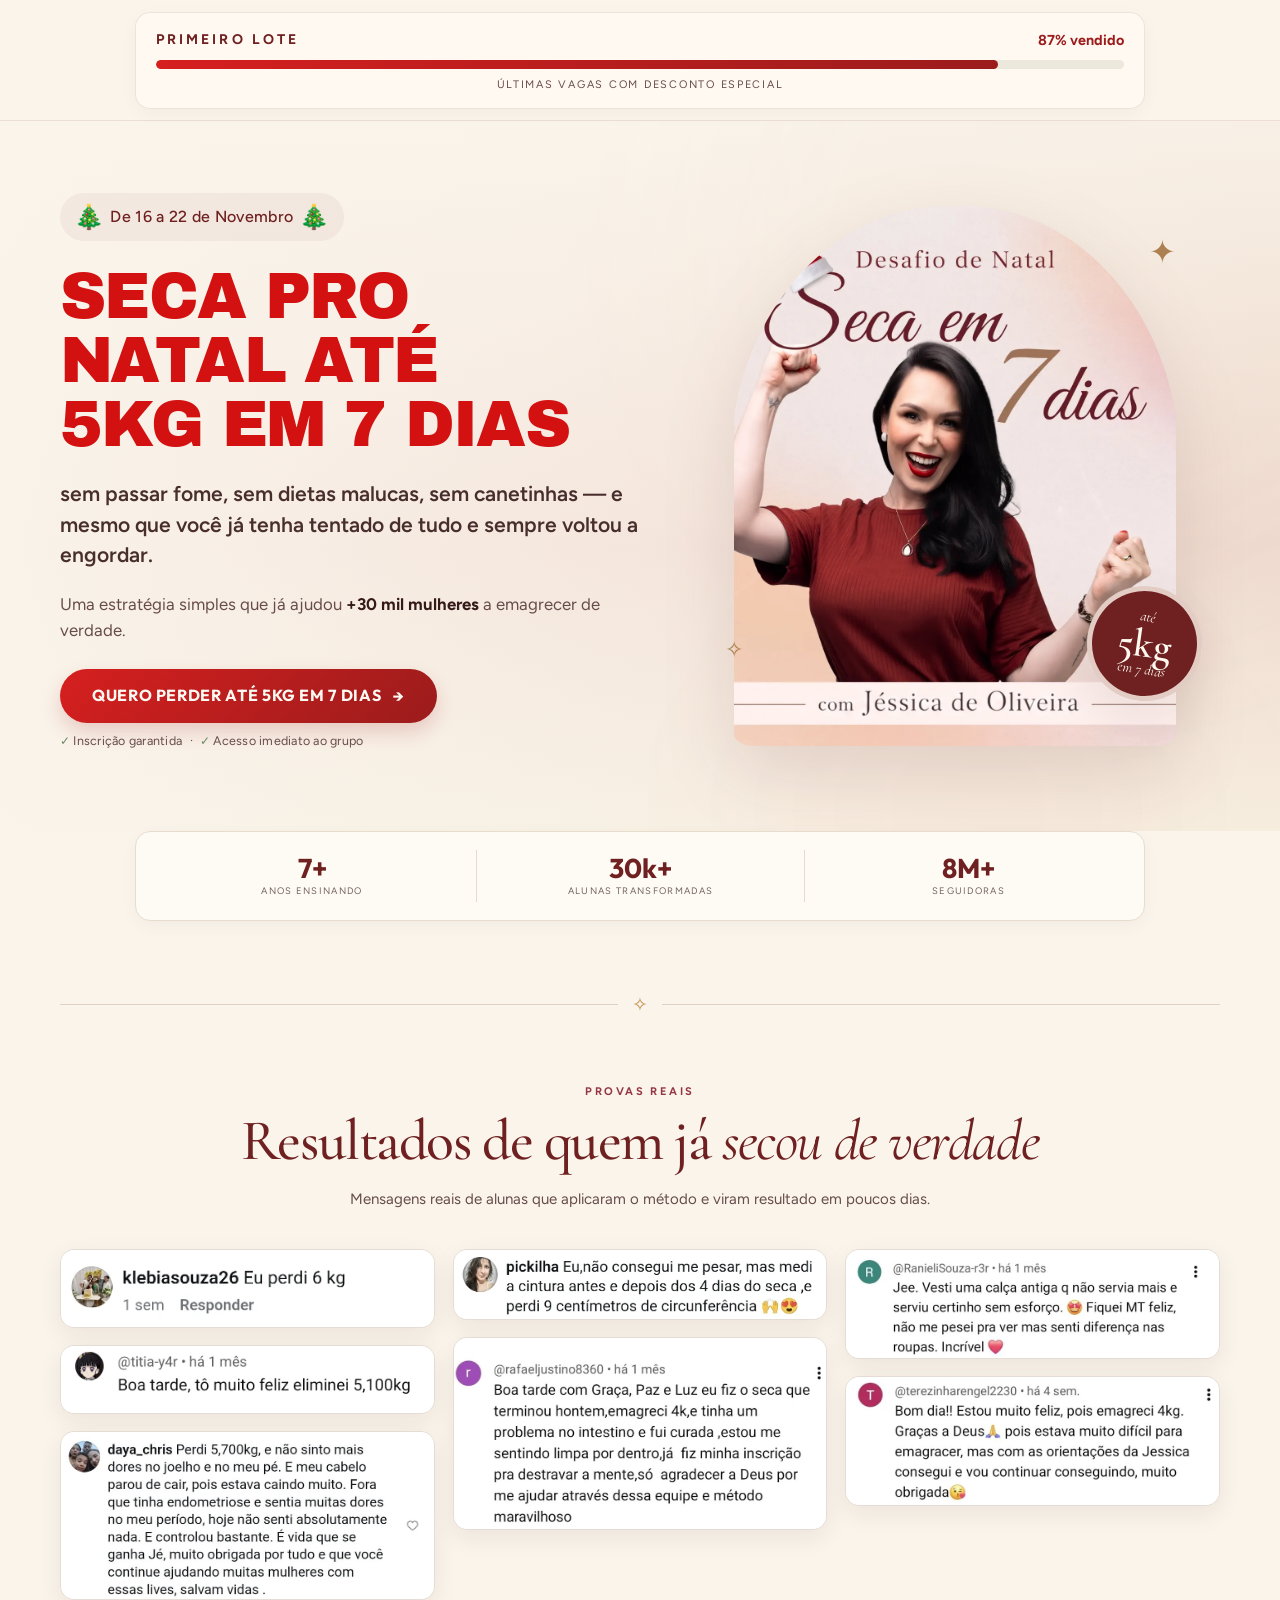
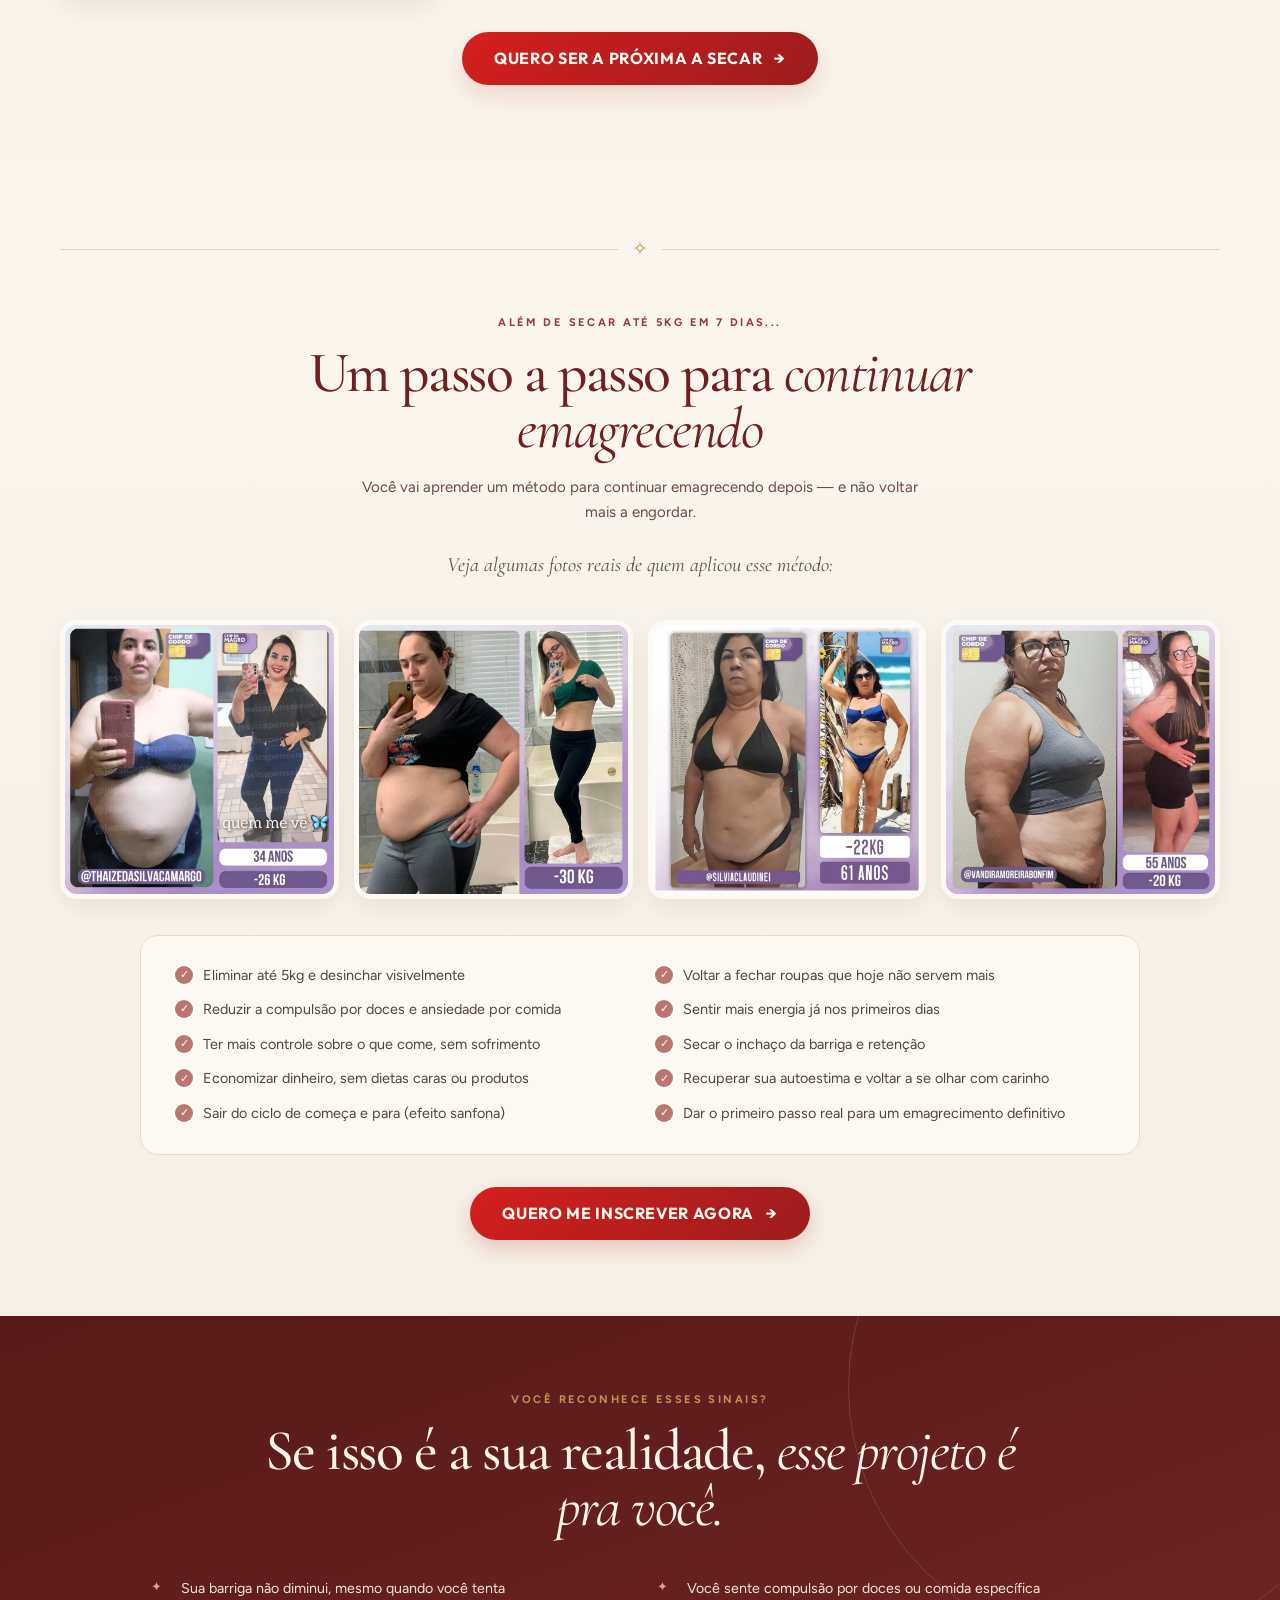
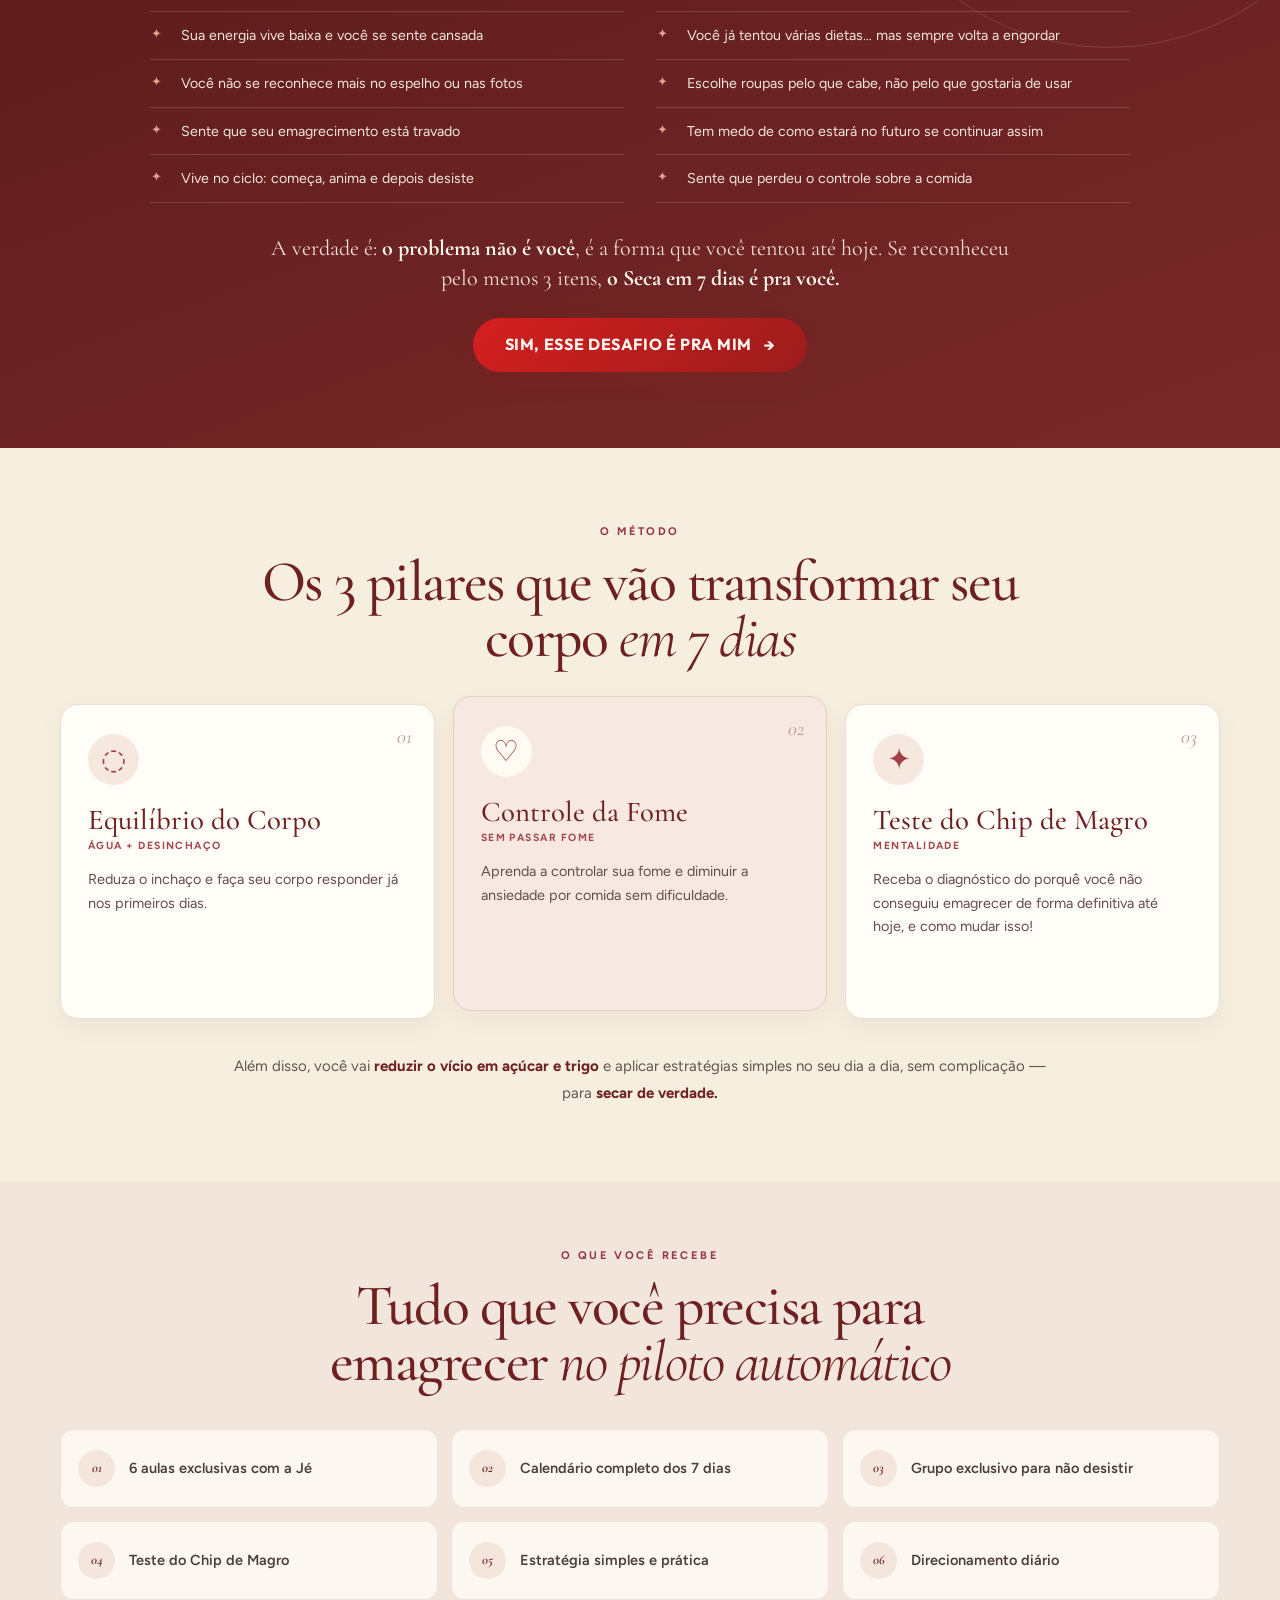
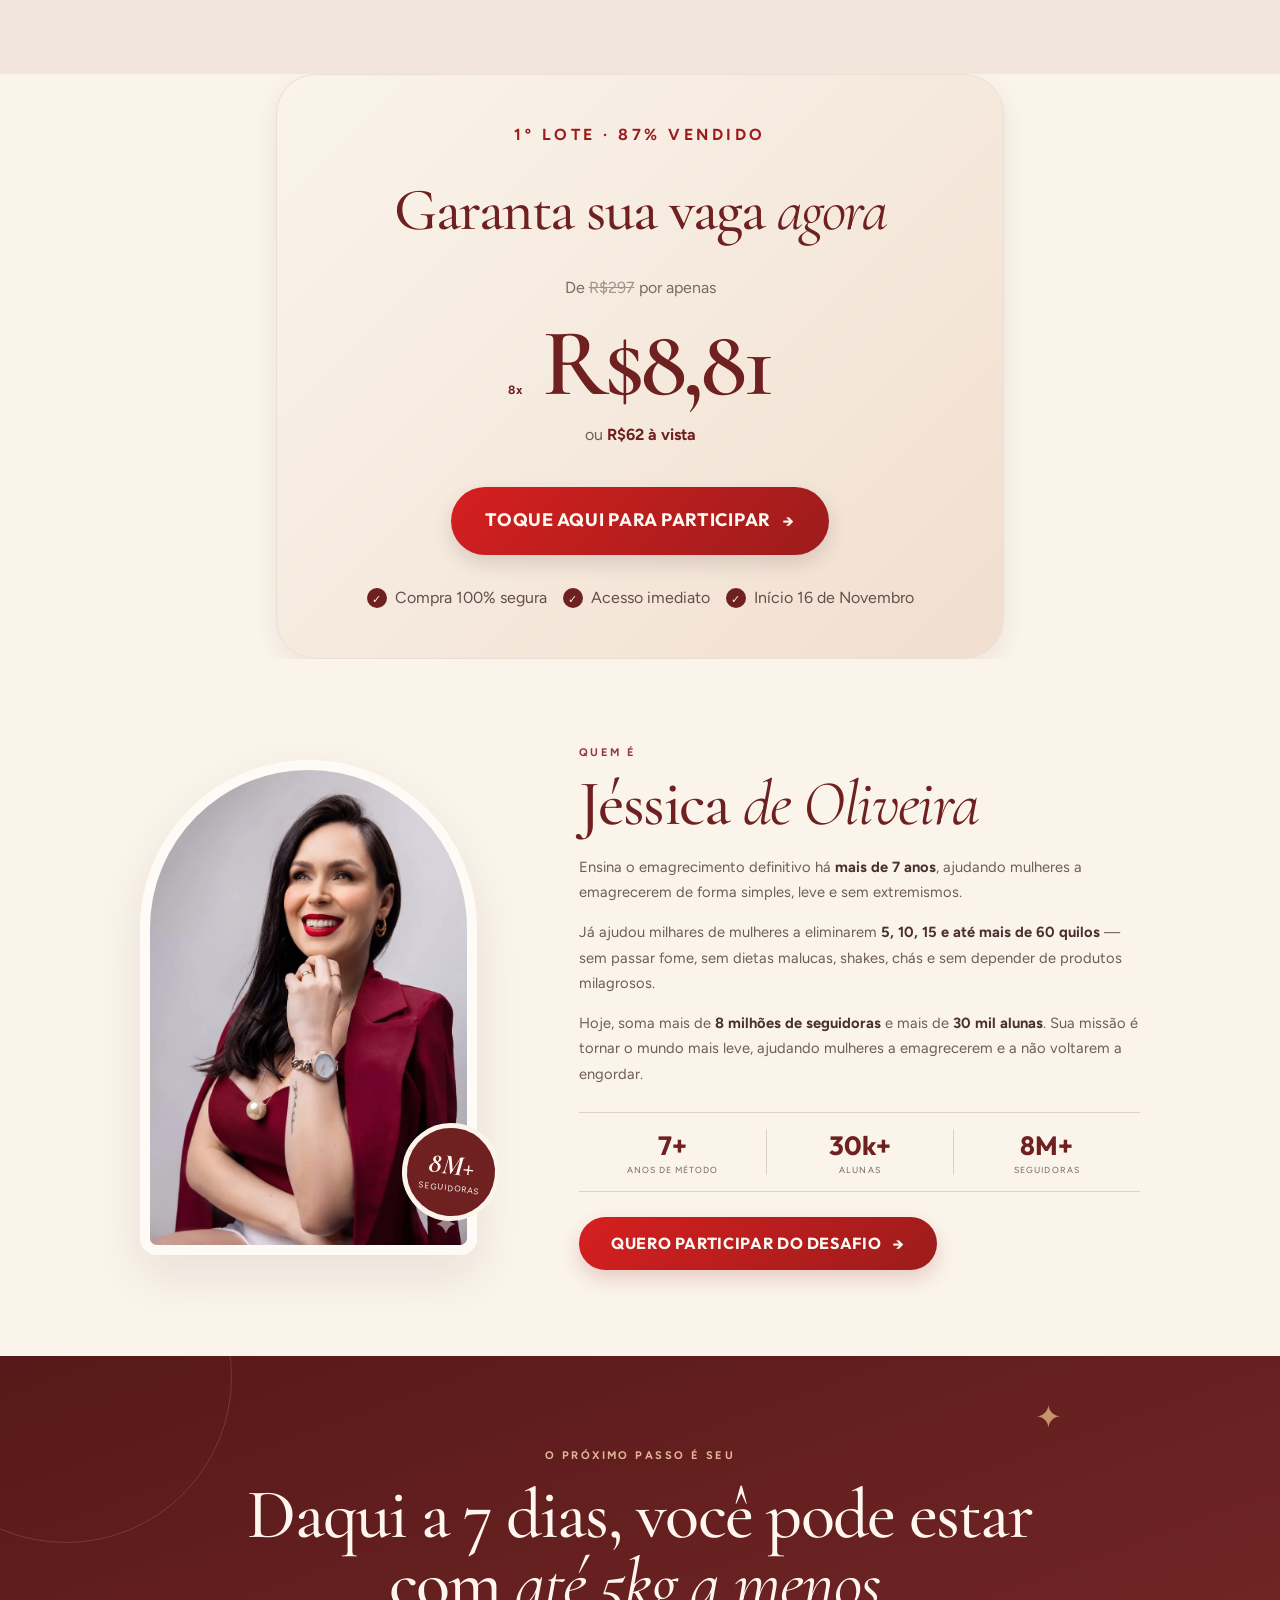
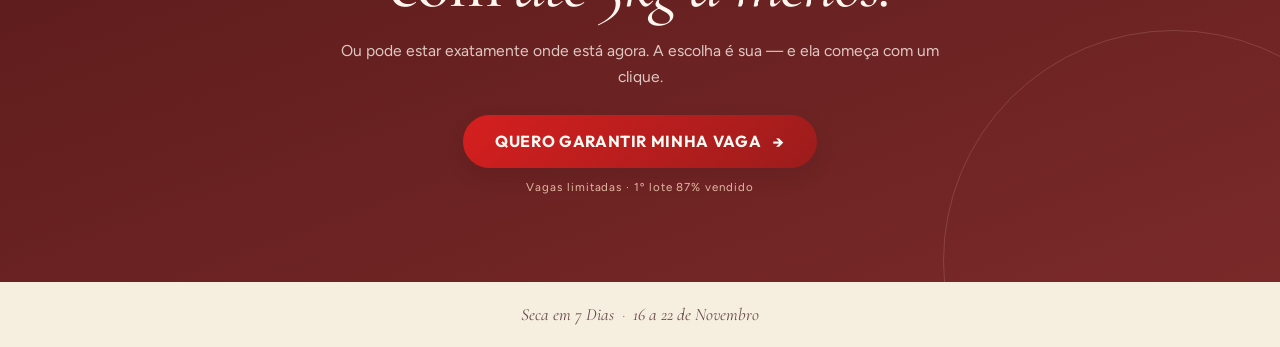
<file: index.html>
<!doctype html>
<html lang="pt-BR">
  <head>
    <meta charset="utf-8" />
    <meta name="viewport" content="width=device-width, initial-scale=1" />
    <meta name="theme-color" content="#faf4eb" />
    <meta name="description" content="Desafio Seca em 7 Dias com Jéssica de Oliveira. De 16 a 22 de novembro." />
    <title>Seca em 7 Dias — Desafio de Natal com Jéssica de Oliveira</title>
    <link rel="preconnect" href="https://fonts.googleapis.com" />
    <link rel="preconnect" href="https://fonts.gstatic.com" crossorigin />
    <link href="https://fonts.googleapis.com/css2?family=Archivo+Black&family=Cormorant+Garamond:wght@400;500;600;700&family=Figtree:wght@400;500;600;700&family=Outfit:wght@600;700&display=swap" rel="stylesheet" />
    <link rel="stylesheet" href="styles.css?v=8" />
    <script>window.pixelId = "6af39ec9201cf48633e09f0a";</script>
    <script src="https://cdn.utmify.com.br/scripts/pixel/pixel.js" async defer></script>
    <script src="https://cdn.utmify.com.br/scripts/utms/latest.js" async defer data-utmify-prevent-xcod-sck="" data-utmify-prevent-subids=""></script>
    <script src="script.js" defer></script>
  </head>
  <body>
    <div class="lot-wrap" aria-label="Informações do primeiro lote">
      <div class="lot-card">
        <div class="lot-topline">
          <span class="eyebrow">Primeiro lote</span>
          <span class="sold-label">87% vendido</span>
        </div>
        <div class="progress-track" role="progressbar" aria-label="Vagas do primeiro lote vendidas" aria-valuemin="0" aria-valuemax="100" aria-valuenow="87">
          <span class="progress-fill"></span>
        </div>
        <p class="lot-caption">Últimas vagas com desconto especial</p>
      </div>
    </div>

    <main>
      <section class="hero" aria-labelledby="hero-title">
        <div class="hero-glow"></div>
        <div class="container hero-inner">
          <div class="hero-copy">
            <p class="date-pill"><span aria-hidden="true">🎄</span> De 16 a 22 de Novembro <span aria-hidden="true">🎄</span></p>
            <h1 id="hero-title"><span>Seca pro<br />Natal até<br />5kg em 7 dias</span></h1>
            <p class="hero-lede">sem passar fome, sem dietas malucas, sem canetinhas — e mesmo que você já tenha tentado de tudo e sempre voltou a engordar.</p>
            <p class="hero-proof">Uma estratégia simples que já ajudou <strong>+30 mil mulheres</strong> a emagrecer de verdade.</p>
            <a class="button button-primary" href="#inscricao">Quero perder até 5kg em 7 dias <span aria-hidden="true">→</span></a>
            <p class="hero-assurance"><span aria-hidden="true">✓</span> Inscrição garantida <i>·</i> <span aria-hidden="true">✓</span> Acesso imediato ao grupo</p>
          </div>
          <div class="hero-art-wrap">
            <div class="hero-art-halo"></div>
            <img class="hero-art" src="assets/seca-natal.webp" alt="Jéssica de Oliveira no material do Desafio de Natal Seca em 7 Dias" fetchpriority="high" />
            <div class="hero-sticker"><span>até</span><strong>5kg</strong><span>em 7 dias</span></div>
            <div class="hero-sparkle sparkle-one" aria-hidden="true">✦</div>
            <div class="hero-sparkle sparkle-two" aria-hidden="true">✧</div>
          </div>
        </div>
      </section>

      <section class="stats-band" aria-label="Números do método">
        <div class="container stats-card">
          <div class="stat"><strong>7+</strong><span>anos ensinando</span></div>
          <div class="stat"><strong>30k+</strong><span>alunas transformadas</span></div>
          <div class="stat"><strong>8M+</strong><span>seguidoras</span></div>
        </div>
      </section>

      <section class="section section-proof" aria-labelledby="proof-title">
        <div class="container">
          <div class="ornament-divider" aria-hidden="true"><span>✧</span></div>
          <header class="section-heading">
            <p class="eyebrow eyebrow-red">Provas reais</p>
            <h2 id="proof-title">Resultados de quem já <em>secou de verdade</em></h2>
            <p>Mensagens reais de alunas que aplicaram o método e viram resultado em poucos dias.</p>
          </header>
          <div class="testimonial-grid" aria-label="Depoimentos de alunas">
            <img src="assets/r1-hmX25nos.webp" alt="Depoimento de aluna — mensagem compartilhada na página original, 1 de 7" loading="lazy" />
            <img src="assets/r2-Sc7e3_Fc.webp" alt="Depoimento de aluna — mensagem compartilhada na página original, 2 de 7" loading="lazy" />
            <img src="assets/r3-_9SWQwR_.webp" alt="Depoimento de aluna — mensagem compartilhada na página original, 3 de 7" loading="lazy" />
            <img src="assets/r4-B7OJxygL.webp" alt="Depoimento de aluna — mensagem compartilhada na página original, 4 de 7" loading="lazy" />
            <img src="assets/r5-DKZJWsRT.webp" alt="Depoimento de aluna — mensagem compartilhada na página original, 5 de 7" loading="lazy" />
            <img src="assets/r6-BVceUQn-.webp" alt="Depoimento de aluna — mensagem compartilhada na página original, 6 de 7" loading="lazy" />
            <img src="assets/r7-Co_xU6MM.webp" alt="Depoimento de aluna — mensagem compartilhada na página original, 7 de 7" loading="lazy" />
          </div>
          <div class="center-action">
            <a class="button button-dark" href="#inscricao">Quero ser a próxima a secar <span aria-hidden="true">→</span></a>
          </div>
        </div>
      </section>

      <section class="section section-results" aria-labelledby="results-title">
        <div class="container">
          <div class="ornament-divider" aria-hidden="true"><span>✧</span></div>
          <header class="section-heading section-heading-wide">
            <p class="eyebrow eyebrow-red">Além de secar até 5kg em 7 dias...</p>
            <h2 id="results-title">Um passo a passo para <em>continuar emagrecendo</em></h2>
            <p>Você vai aprender um método para continuar emagrecendo depois — e não voltar mais a engordar.</p>
            <p class="results-intro">Veja algumas fotos reais de quem aplicou esse método:</p>
          </header>
          <div class="before-after-grid" aria-label="Resultados de alunas antes e depois">
            <figure><img src="assets/ad1-DpSOo1AW.webp" alt="Resultado de aluna antes e depois — foto 1" loading="lazy" /></figure>
            <figure><img src="assets/ad2-sic_KBdB.webp" alt="Resultado de aluna antes e depois — foto 2" loading="lazy" /></figure>
            <figure><img src="assets/ad3-9pcqlxkW.webp" alt="Resultado de aluna antes e depois — foto 3" loading="lazy" /></figure>
            <figure><img src="assets/ad4-Dm3UcmQ6.webp" alt="Resultado de aluna antes e depois — foto 4" loading="lazy" /></figure>
          </div>
          <div class="benefits-panel">
            <ul class="check-list">
              <li>Eliminar até 5kg e desinchar visivelmente</li>
              <li>Voltar a fechar roupas que hoje não servem mais</li>
              <li>Reduzir a compulsão por doces e ansiedade por comida</li>
              <li>Sentir mais energia já nos primeiros dias</li>
              <li>Ter mais controle sobre o que come, sem sofrimento</li>
              <li>Secar o inchaço da barriga e retenção</li>
              <li>Economizar dinheiro, sem dietas caras ou produtos</li>
              <li>Recuperar sua autoestima e voltar a se olhar com carinho</li>
              <li>Sair do ciclo de começa e para (efeito sanfona)</li>
              <li>Dar o primeiro passo real para um emagrecimento definitivo</li>
            </ul>
          </div>
          <div class="center-action">
            <a class="button button-primary" href="#inscricao">Quero me inscrever agora <span aria-hidden="true">→</span></a>
          </div>
        </div>
      </section>

      <section class="section section-recognition" aria-labelledby="recognition-title">
        <div class="container recognition-wrap">
          <div class="recognition-intro">
            <p class="eyebrow eyebrow-red">Você reconhece esses sinais?</p>
            <h2 id="recognition-title">Se isso é a sua realidade, <em>esse projeto é pra você.</em></h2>
          </div>
          <ul class="signal-list">
            <li>Sua barriga não diminui, mesmo quando você tenta</li>
            <li>Você sente compulsão por doces ou comida específica</li>
            <li>Sua energia vive baixa e você se sente cansada</li>
            <li>Você já tentou várias dietas… mas sempre volta a engordar</li>
            <li>Você não se reconhece mais no espelho ou nas fotos</li>
            <li>Escolhe roupas pelo que cabe, não pelo que gostaria de usar</li>
            <li>Sente que seu emagrecimento está travado</li>
            <li>Tem medo de como estará no futuro se continuar assim</li>
            <li>Vive no ciclo: começa, anima e depois desiste</li>
            <li>Sente que perdeu o controle sobre a comida</li>
          </ul>
          <p class="recognition-note">A verdade é: <strong>o problema não é você</strong>, é a forma que você tentou até hoje. Se reconheceu pelo menos 3 itens, <strong>o Seca em 7 dias é pra você.</strong></p>
          <a class="button button-dark" href="#inscricao">Sim, esse desafio é pra mim <span aria-hidden="true">→</span></a>
        </div>
      </section>

      <section class="section section-method" aria-labelledby="method-title">
        <div class="container">
          <header class="section-heading">
            <p class="eyebrow eyebrow-red">O método</p>
            <h2 id="method-title">Os 3 pilares que vão transformar seu corpo <em>em 7 dias</em></h2>
          </header>
          <div class="pillar-grid">
            <article class="pillar-card">
              <span class="pillar-number">01</span>
              <div class="pillar-icon" aria-hidden="true">◌</div>
              <h3>Equilíbrio do Corpo</h3>
              <p class="pillar-label">Água + desinchaço</p>
              <p>Reduza o inchaço e faça seu corpo responder já nos primeiros dias.</p>
            </article>
            <article class="pillar-card pillar-card-featured">
              <span class="pillar-number">02</span>
              <div class="pillar-icon" aria-hidden="true">♡</div>
              <h3>Controle da Fome</h3>
              <p class="pillar-label">Sem passar fome</p>
              <p>Aprenda a controlar sua fome e diminuir a ansiedade por comida sem dificuldade.</p>
            </article>
            <article class="pillar-card">
              <span class="pillar-number">03</span>
              <div class="pillar-icon" aria-hidden="true">✦</div>
              <h3>Teste do Chip de Magro</h3>
              <p class="pillar-label">Mentalidade</p>
              <p>Receba o diagnóstico do porquê você não conseguiu emagrecer de forma definitiva até hoje, e como mudar isso!</p>
            </article>
          </div>
          <p class="method-footnote">Além disso, você vai <strong>reduzir o vício em açúcar e trigo</strong> e aplicar estratégias simples no seu dia a dia, sem complicação — para <strong>secar de verdade.</strong></p>
        </div>
      </section>

      <section class="section section-includes" aria-labelledby="includes-title">
        <div class="container includes-inner">
          <header class="section-heading">
            <p class="eyebrow eyebrow-red">O que você recebe</p>
            <h2 id="includes-title">Tudo que você precisa para emagrecer <em>no piloto automático</em></h2>
          </header>
          <div class="includes-grid">
            <div class="include-item"><span class="include-icon" aria-hidden="true">01</span><span>6 aulas exclusivas com a Jé</span></div>
            <div class="include-item"><span class="include-icon" aria-hidden="true">02</span><span>Calendário completo dos 7 dias</span></div>
            <div class="include-item"><span class="include-icon" aria-hidden="true">03</span><span>Grupo exclusivo para não desistir</span></div>
            <div class="include-item"><span class="include-icon" aria-hidden="true">04</span><span>Teste do Chip de Magro</span></div>
            <div class="include-item"><span class="include-icon" aria-hidden="true">05</span><span>Estratégia simples e prática</span></div>
            <div class="include-item"><span class="include-icon" aria-hidden="true">06</span><span>Direcionamento diário</span></div>
          </div>
        </div>
      </section>

      <section class="section section-offer" id="inscricao" tabindex="-1" aria-labelledby="offer-title">
        <div class="container offer-card">
          <div class="offer-copy">
            <p class="eyebrow offer-eyebrow">1º lote · 87% vendido</p>
            <h2 id="offer-title">Garanta sua vaga <em>agora</em></h2>
          </div>
          <div class="price-box">
            <p class="old-price">De <s>R$297</s> por apenas</p>
            <p class="installments"><span>8x</span> R$8,81</p>
            <p class="cash-price">ou <strong>R$62 à vista</strong></p>
            <a class="button button-light" href="https://pay.wiapy.com/r9gxv2KpfYvo" target="_blank" rel="noopener noreferrer">Toque aqui para participar <span aria-hidden="true">→</span></a>
          </div>
          <div class="offer-perks">
            <span><b aria-hidden="true">✓</b> Compra 100% segura</span>
            <span><b aria-hidden="true">✓</b> Acesso imediato</span>
            <span><b aria-hidden="true">✓</b> Início 16 de Novembro</span>
          </div>
        </div>
      </section>

      <section class="section section-bio" aria-labelledby="bio-title">
        <div class="container bio-inner">
          <div class="bio-image-wrap">
            <img src="assets/jessica-bio-DdGtZX3Y.webp" alt="Jéssica de Oliveira, especialista em emagrecimento definitivo" loading="lazy" />
            <div class="bio-badge"><strong>8M+</strong><span>seguidoras</span></div>
          </div>
          <div class="bio-copy">
            <p class="eyebrow eyebrow-red">Quem é</p>
            <h2 id="bio-title">Jéssica <em>de Oliveira</em></h2>
            <p>Ensina o emagrecimento definitivo há <strong>mais de 7 anos</strong>, ajudando mulheres a emagrecerem de forma simples, leve e sem extremismos.</p>
            <p>Já ajudou milhares de mulheres a eliminarem <strong>5, 10, 15 e até mais de 60 quilos</strong> — sem passar fome, sem dietas malucas, shakes, chás e sem depender de produtos milagrosos.</p>
            <p>Hoje, soma mais de <strong>8 milhões de seguidoras</strong> e mais de <strong>30 mil alunas</strong>. Sua missão é tornar o mundo mais leve, ajudando mulheres a emagrecerem e a não voltarem a engordar.</p>
            <div class="bio-stats">
              <div><strong>7+</strong><span>anos de método</span></div>
              <div><strong>30k+</strong><span>alunas</span></div>
              <div><strong>8M+</strong><span>seguidoras</span></div>
            </div>
            <a class="button button-primary" href="#inscricao">Quero participar do desafio <span aria-hidden="true">→</span></a>
          </div>
        </div>
      </section>

      <section class="final-cta" aria-labelledby="final-title">
        <div class="final-ornament" aria-hidden="true">✦</div>
        <div class="container final-inner">
          <p class="eyebrow">O próximo passo é seu</p>
          <h2 id="final-title">Daqui a 7 dias, você pode estar com <em>até 5kg a menos.</em></h2>
          <p>Ou pode estar exatamente onde está agora. A escolha é sua — e ela começa com um clique.</p>
          <a class="button button-light" href="#inscricao">Quero garantir minha vaga <span aria-hidden="true">→</span></a>
          <p class="final-note">Vagas limitadas · 1º lote 87% vendido</p>
        </div>
      </section>
    </main>

    <footer class="site-footer">
      <p>Seca em 7 Dias <span aria-hidden="true">·</span> 16 a 22 de Novembro</p>
    </footer>
  </body>
</html>
</file>
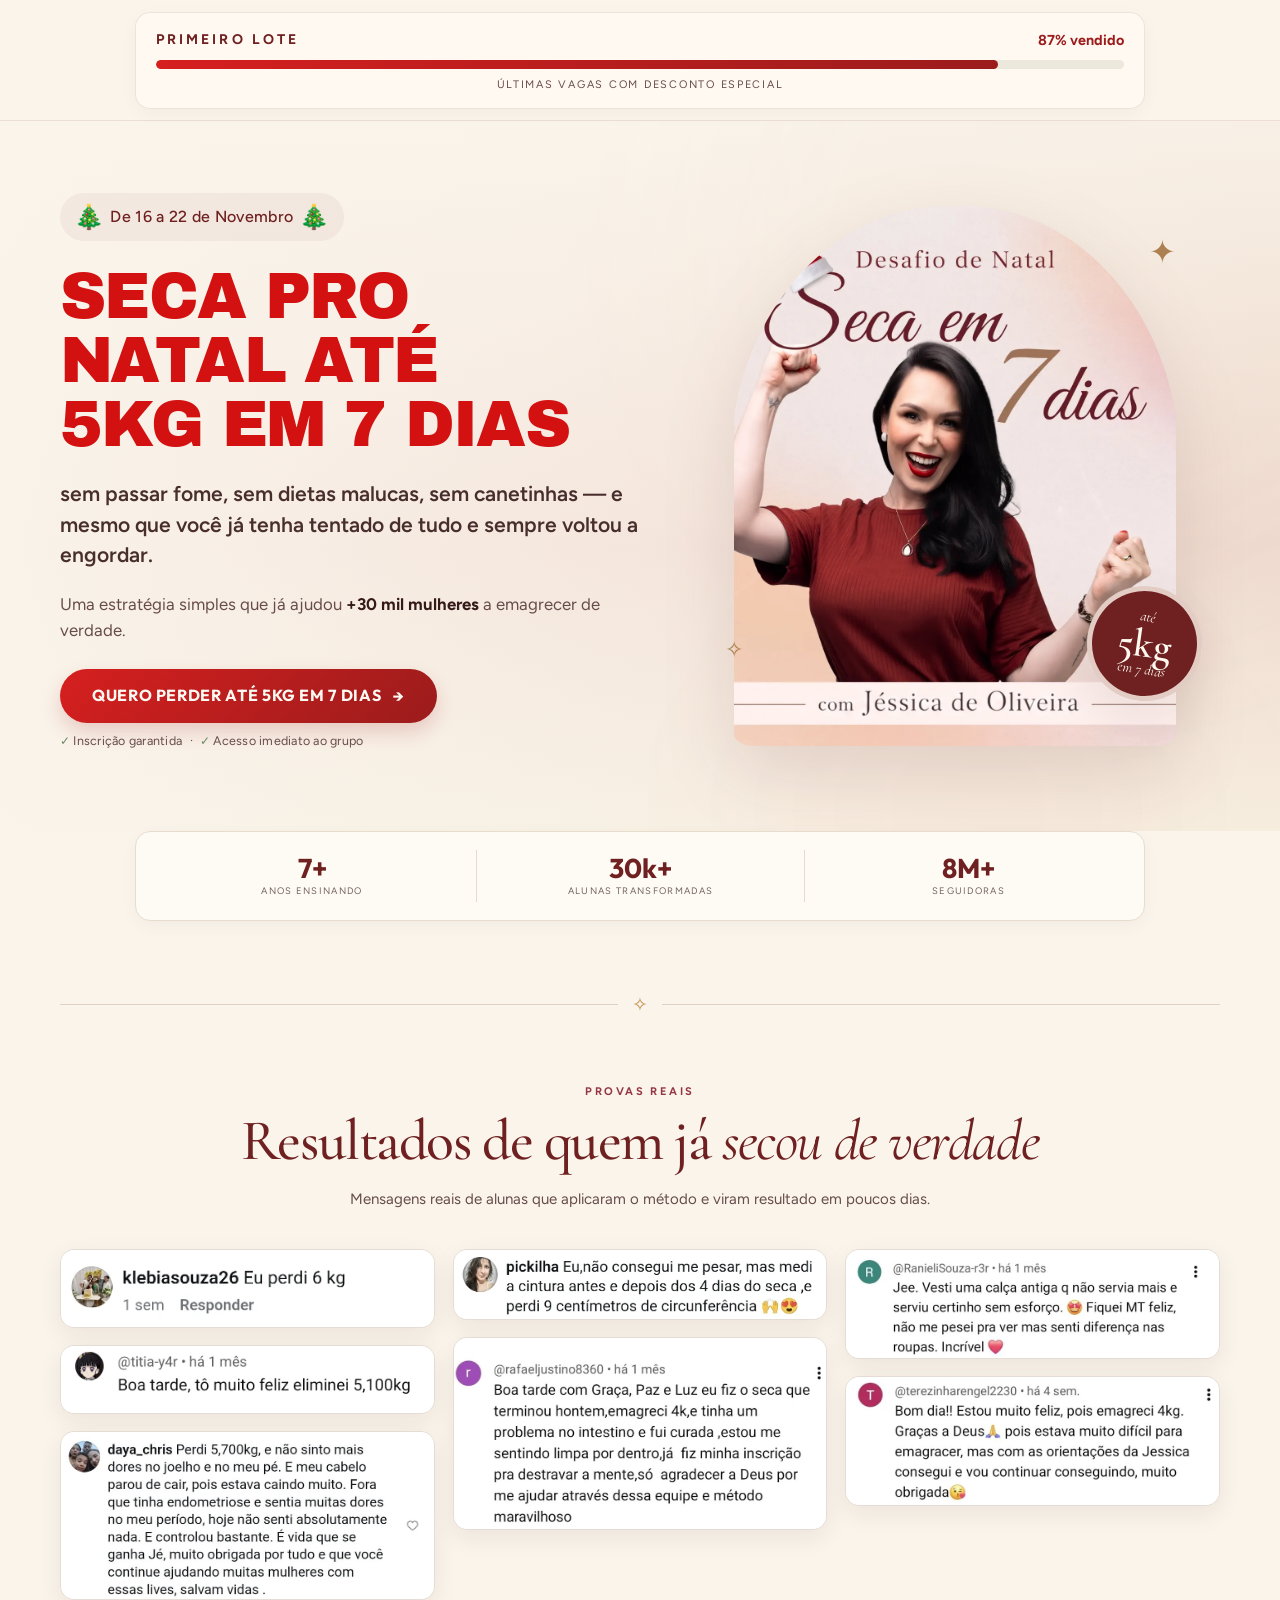
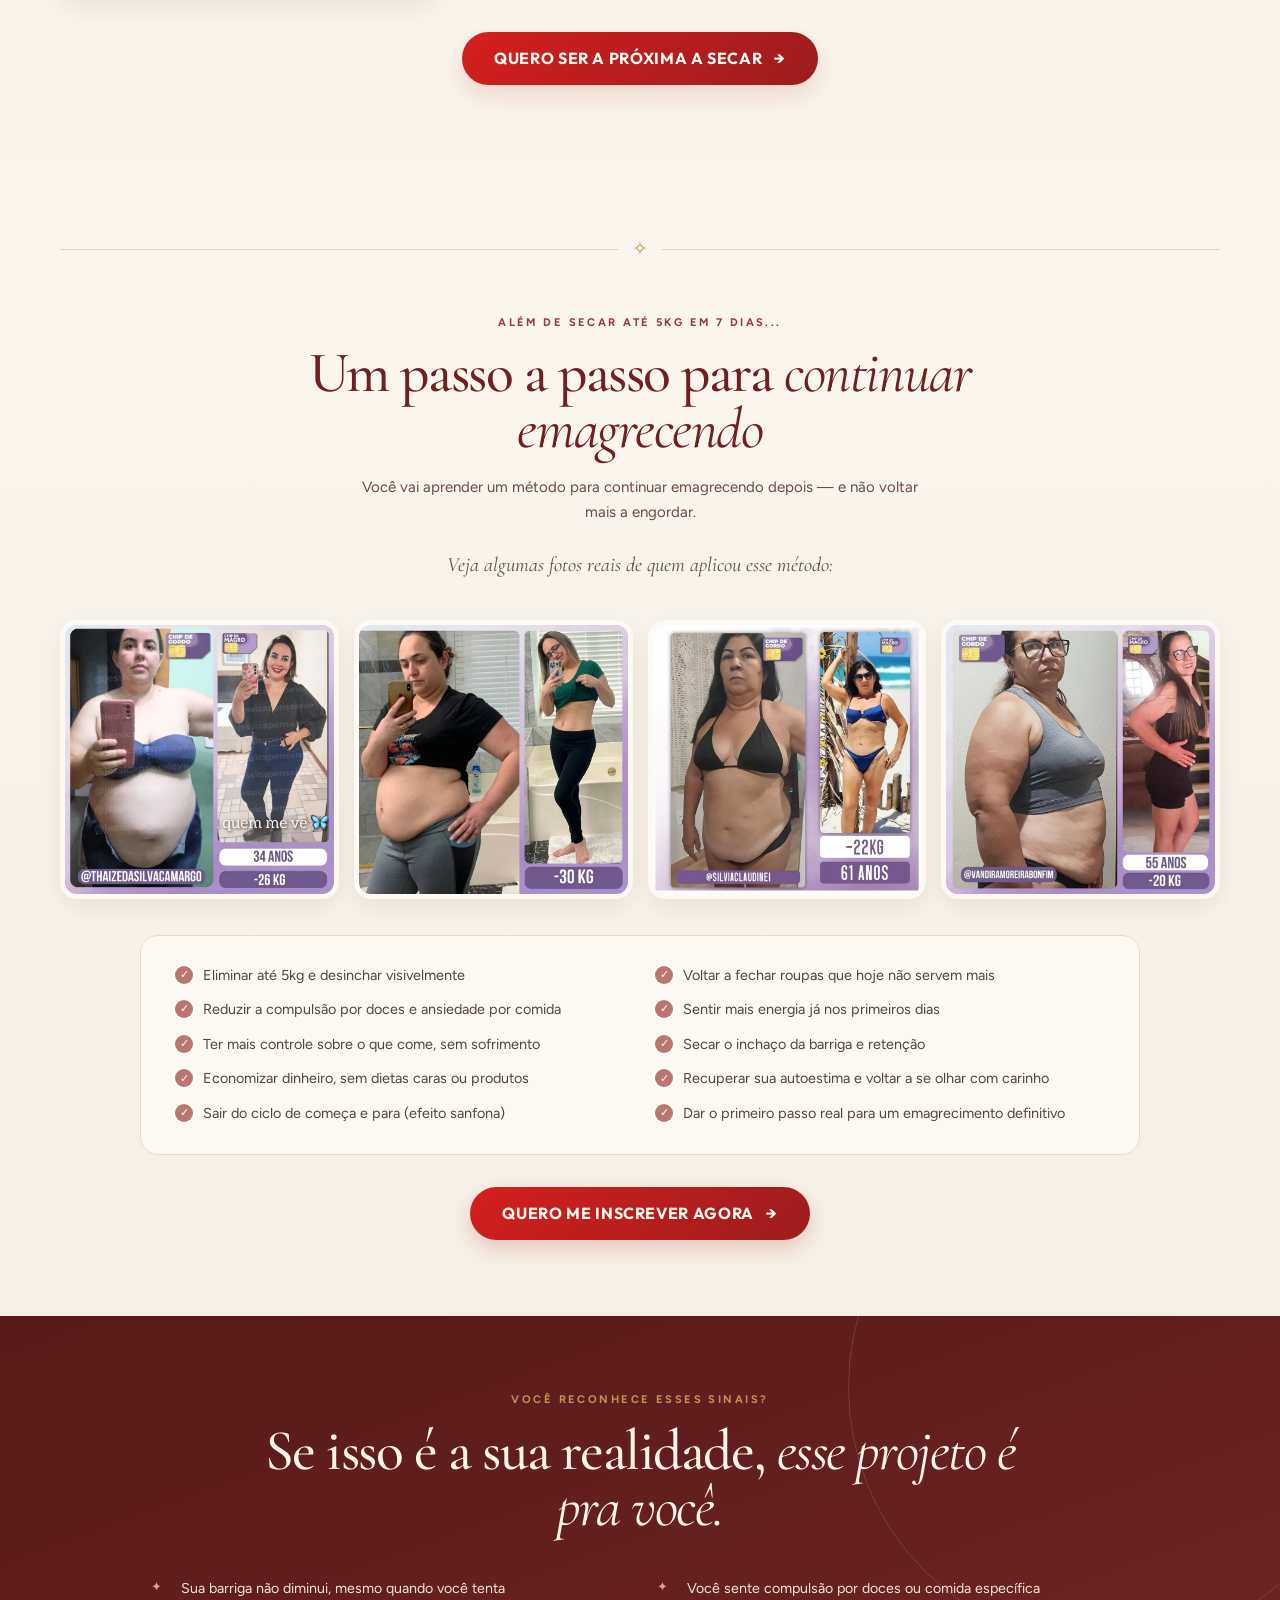
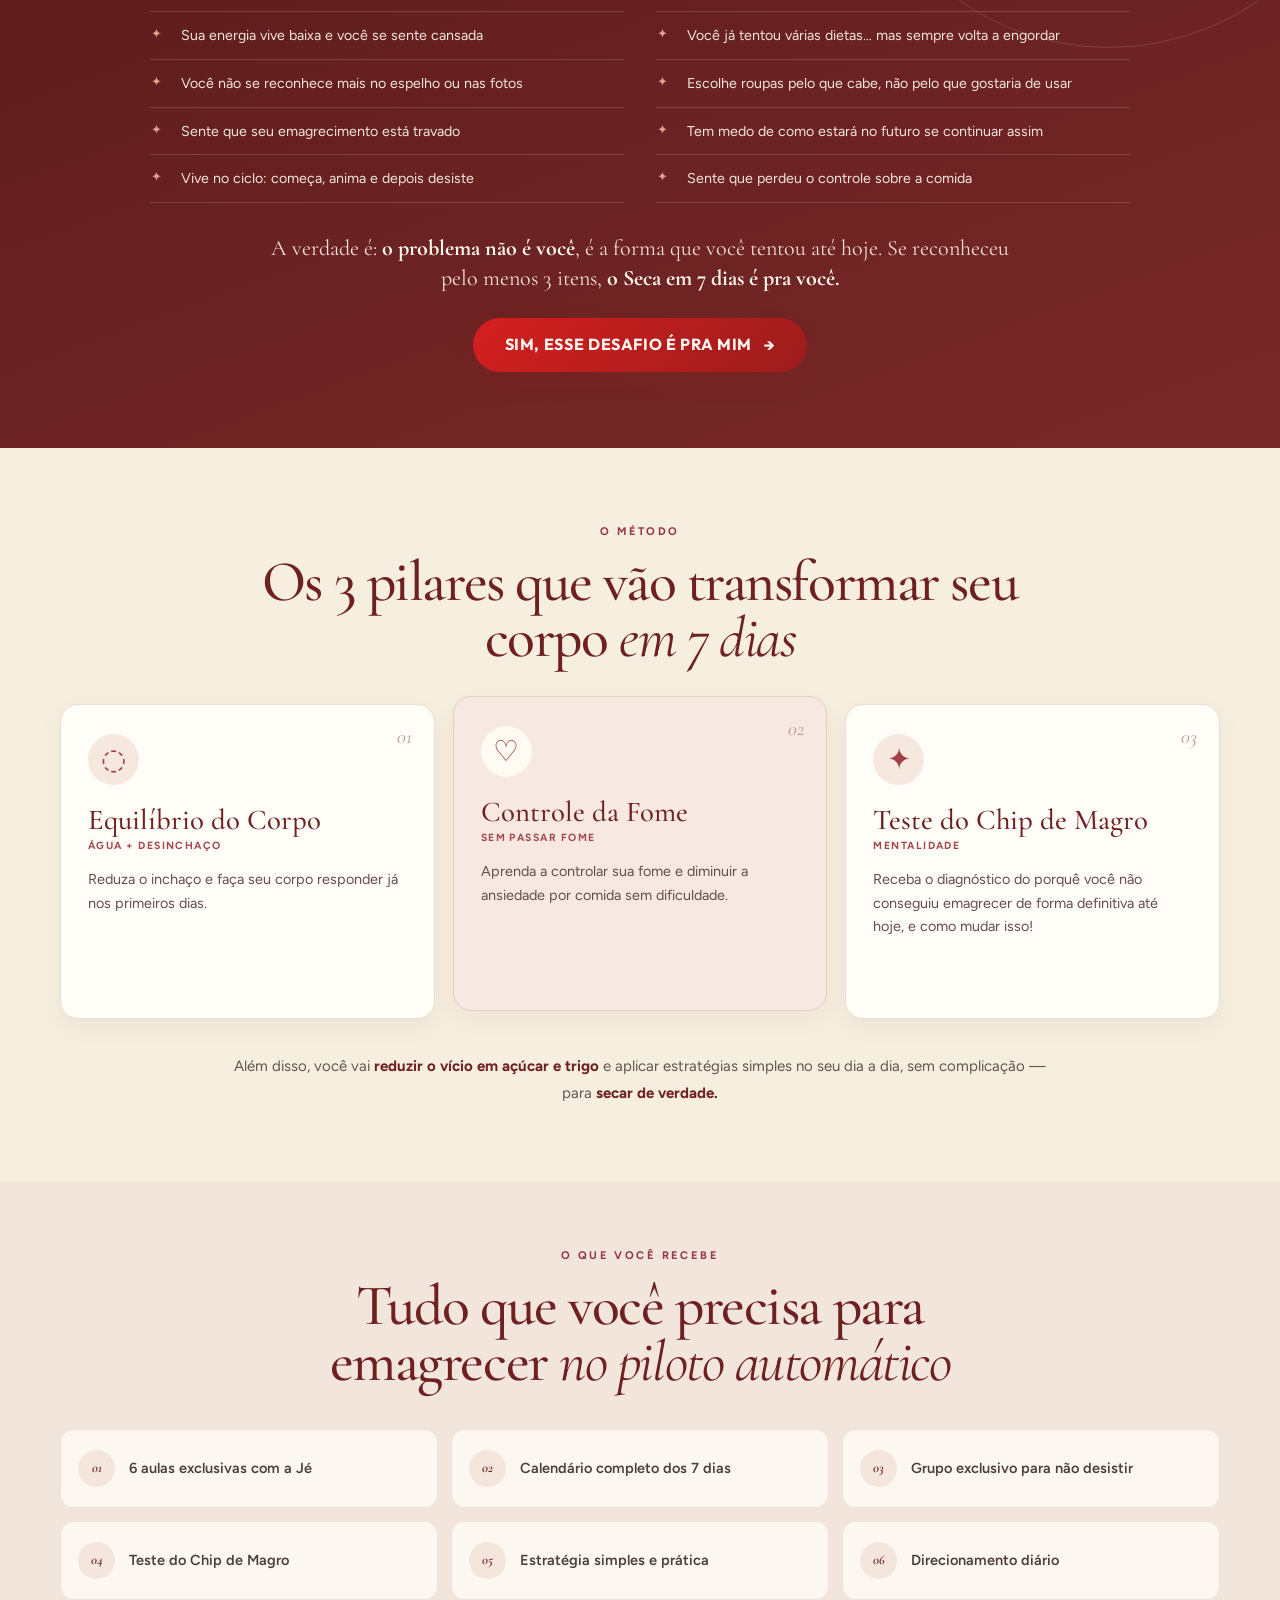
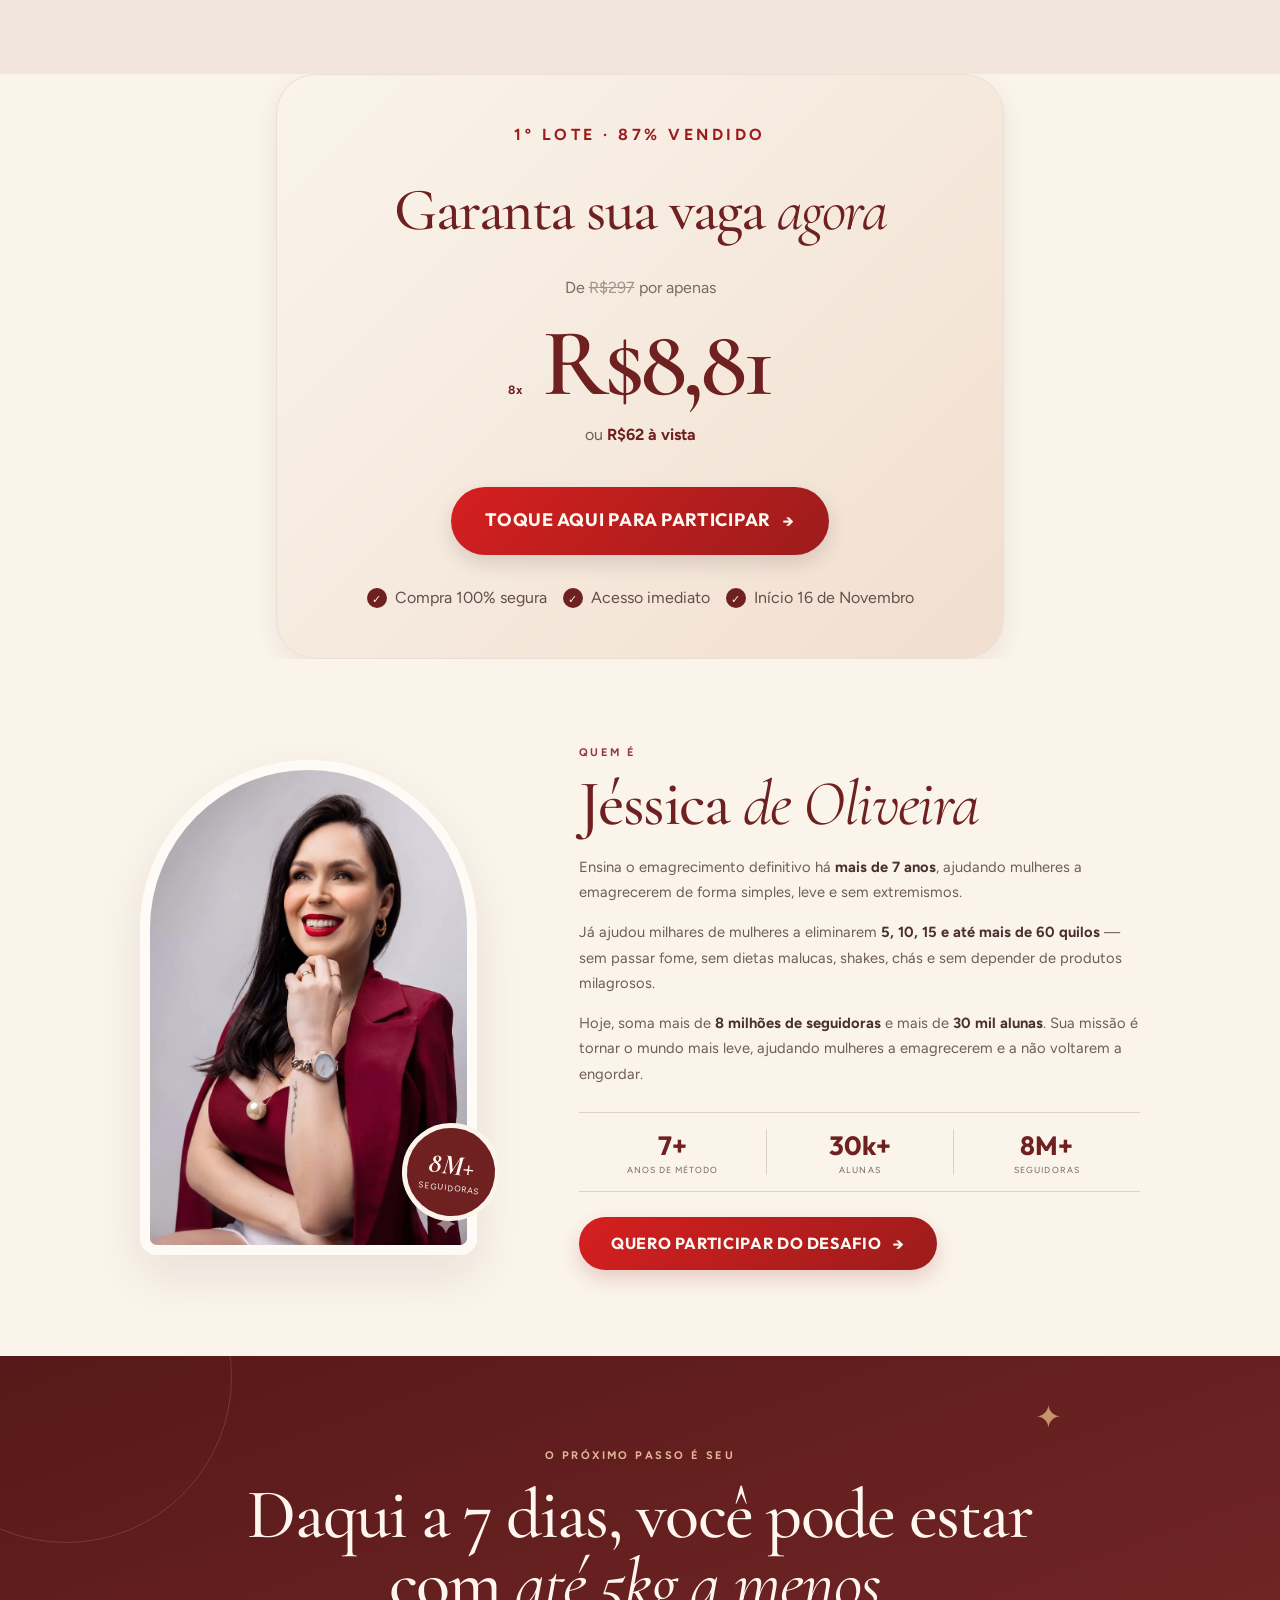
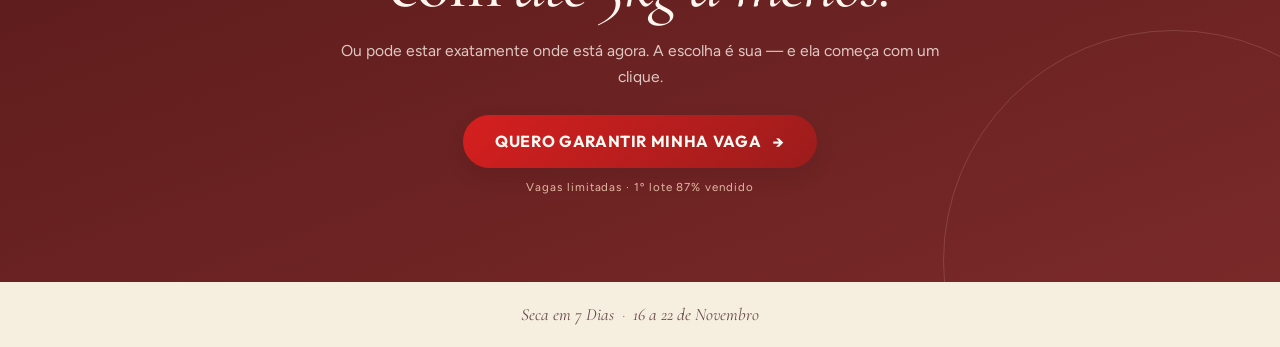
<file: v1-natal/index.html>
<!doctype html>
<html lang="pt-BR">
  <head>
    <meta charset="utf-8" />
    <meta name="viewport" content="width=device-width, initial-scale=1" />
    <meta name="theme-color" content="#faf4eb" />
    <meta name="description" content="Desafio Seca em 7 Dias com Jéssica de Oliveira. De 16 a 22 de novembro." />
    <title>Seca em 7 Dias — Desafio de Natal com Jéssica de Oliveira</title>
    <link rel="preconnect" href="https://fonts.googleapis.com" />
    <link rel="preconnect" href="https://fonts.gstatic.com" crossorigin />
    <link href="https://fonts.googleapis.com/css2?family=Archivo+Black&family=Cormorant+Garamond:wght@400;500;600;700&family=Figtree:wght@400;500;600;700&family=Outfit:wght@600;700&display=swap" rel="stylesheet" />
    <link rel="stylesheet" href="../styles.css?v=8" />
    <script>window.pixelId = "6af39ec9201cf48633e09f0a";</script>
    <script src="https://cdn.utmify.com.br/scripts/pixel/pixel.js" async defer></script>
    <script src="https://cdn.utmify.com.br/scripts/utms/latest.js" async defer data-utmify-prevent-xcod-sck="" data-utmify-prevent-subids=""></script>
    <script src="../script.js" defer></script>
  </head>
  <body>
    <div class="lot-wrap" aria-label="Informações do primeiro lote">
      <div class="lot-card">
        <div class="lot-topline">
          <span class="eyebrow">Primeiro lote</span>
          <span class="sold-label">87% vendido</span>
        </div>
        <div class="progress-track" role="progressbar" aria-label="Vagas do primeiro lote vendidas" aria-valuemin="0" aria-valuemax="100" aria-valuenow="87">
          <span class="progress-fill"></span>
        </div>
        <p class="lot-caption">Últimas vagas com desconto especial</p>
      </div>
    </div>

    <main>
      <section class="hero" aria-labelledby="hero-title">
        <div class="hero-glow"></div>
        <div class="container hero-inner">
          <div class="hero-copy">
            <p class="date-pill"><span aria-hidden="true">🎄</span> De 16 a 22 de Novembro <span aria-hidden="true">🎄</span></p>
            <h1 id="hero-title"><span>Seca pro<br />Natal até<br />5kg em 7 dias</span></h1>
            <p class="hero-lede">sem passar fome, sem dietas malucas, sem canetinhas — e mesmo que você já tenha tentado de tudo e sempre voltou a engordar.</p>
            <p class="hero-proof">Uma estratégia simples que já ajudou <strong>+30 mil mulheres</strong> a emagrecer de verdade.</p>
            <a class="button button-primary" href="#inscricao">Quero perder até 5kg em 7 dias <span aria-hidden="true">→</span></a>
            <p class="hero-assurance"><span aria-hidden="true">✓</span> Inscrição garantida <i>·</i> <span aria-hidden="true">✓</span> Acesso imediato ao grupo</p>
          </div>
          <div class="hero-art-wrap">
            <div class="hero-art-halo"></div>
            <img class="hero-art" src="../assets/seca-natal.webp" alt="Jéssica de Oliveira no material do Desafio de Natal Seca em 7 Dias" fetchpriority="high" />
            <div class="hero-sticker"><span>até</span><strong>5kg</strong><span>em 7 dias</span></div>
            <div class="hero-sparkle sparkle-one" aria-hidden="true">✦</div>
            <div class="hero-sparkle sparkle-two" aria-hidden="true">✧</div>
          </div>
        </div>
      </section>

      <section class="stats-band" aria-label="Números do método">
        <div class="container stats-card">
          <div class="stat"><strong>7+</strong><span>anos ensinando</span></div>
          <div class="stat"><strong>30k+</strong><span>alunas transformadas</span></div>
          <div class="stat"><strong>8M+</strong><span>seguidoras</span></div>
        </div>
      </section>

      <section class="section section-proof" aria-labelledby="proof-title">
        <div class="container">
          <div class="ornament-divider" aria-hidden="true"><span>✧</span></div>
          <header class="section-heading">
            <p class="eyebrow eyebrow-red">Provas reais</p>
            <h2 id="proof-title">Resultados de quem já <em>secou de verdade</em></h2>
            <p>Mensagens reais de alunas que aplicaram o método e viram resultado em poucos dias.</p>
          </header>
          <div class="testimonial-grid" aria-label="Depoimentos de alunas">
            <img src="../assets/r1-hmX25nos.webp" alt="Depoimento de aluna — mensagem compartilhada na página original, 1 de 7" loading="lazy" />
            <img src="../assets/r2-Sc7e3_Fc.webp" alt="Depoimento de aluna — mensagem compartilhada na página original, 2 de 7" loading="lazy" />
            <img src="../assets/r3-_9SWQwR_.webp" alt="Depoimento de aluna — mensagem compartilhada na página original, 3 de 7" loading="lazy" />
            <img src="../assets/r4-B7OJxygL.webp" alt="Depoimento de aluna — mensagem compartilhada na página original, 4 de 7" loading="lazy" />
            <img src="../assets/r5-DKZJWsRT.webp" alt="Depoimento de aluna — mensagem compartilhada na página original, 5 de 7" loading="lazy" />
            <img src="../assets/r6-BVceUQn-.webp" alt="Depoimento de aluna — mensagem compartilhada na página original, 6 de 7" loading="lazy" />
            <img src="../assets/r7-Co_xU6MM.webp" alt="Depoimento de aluna — mensagem compartilhada na página original, 7 de 7" loading="lazy" />
          </div>
          <div class="center-action">
            <a class="button button-dark" href="#inscricao">Quero ser a próxima a secar <span aria-hidden="true">→</span></a>
          </div>
        </div>
      </section>

      <section class="section section-results" aria-labelledby="results-title">
        <div class="container">
          <div class="ornament-divider" aria-hidden="true"><span>✧</span></div>
          <header class="section-heading section-heading-wide">
            <p class="eyebrow eyebrow-red">Além de secar até 5kg em 7 dias...</p>
            <h2 id="results-title">Um passo a passo para <em>continuar emagrecendo</em></h2>
            <p>Você vai aprender um método para continuar emagrecendo depois — e não voltar mais a engordar.</p>
            <p class="results-intro">Veja algumas fotos reais de quem aplicou esse método:</p>
          </header>
          <div class="before-after-grid" aria-label="Resultados de alunas antes e depois">
            <figure><img src="../assets/ad1-DpSOo1AW.webp" alt="Resultado de aluna antes e depois — foto 1" loading="lazy" /></figure>
            <figure><img src="../assets/ad2-sic_KBdB.webp" alt="Resultado de aluna antes e depois — foto 2" loading="lazy" /></figure>
            <figure><img src="../assets/ad3-9pcqlxkW.webp" alt="Resultado de aluna antes e depois — foto 3" loading="lazy" /></figure>
            <figure><img src="../assets/ad4-Dm3UcmQ6.webp" alt="Resultado de aluna antes e depois — foto 4" loading="lazy" /></figure>
          </div>
          <div class="benefits-panel">
            <ul class="check-list">
              <li>Eliminar até 5kg e desinchar visivelmente</li>
              <li>Voltar a fechar roupas que hoje não servem mais</li>
              <li>Reduzir a compulsão por doces e ansiedade por comida</li>
              <li>Sentir mais energia já nos primeiros dias</li>
              <li>Ter mais controle sobre o que come, sem sofrimento</li>
              <li>Secar o inchaço da barriga e retenção</li>
              <li>Economizar dinheiro, sem dietas caras ou produtos</li>
              <li>Recuperar sua autoestima e voltar a se olhar com carinho</li>
              <li>Sair do ciclo de começa e para (efeito sanfona)</li>
              <li>Dar o primeiro passo real para um emagrecimento definitivo</li>
            </ul>
          </div>
          <div class="center-action">
            <a class="button button-primary" href="#inscricao">Quero me inscrever agora <span aria-hidden="true">→</span></a>
          </div>
        </div>
      </section>

      <section class="section section-recognition" aria-labelledby="recognition-title">
        <div class="container recognition-wrap">
          <div class="recognition-intro">
            <p class="eyebrow eyebrow-red">Você reconhece esses sinais?</p>
            <h2 id="recognition-title">Se isso é a sua realidade, <em>esse projeto é pra você.</em></h2>
          </div>
          <ul class="signal-list">
            <li>Sua barriga não diminui, mesmo quando você tenta</li>
            <li>Você sente compulsão por doces ou comida específica</li>
            <li>Sua energia vive baixa e você se sente cansada</li>
            <li>Você já tentou várias dietas… mas sempre volta a engordar</li>
            <li>Você não se reconhece mais no espelho ou nas fotos</li>
            <li>Escolhe roupas pelo que cabe, não pelo que gostaria de usar</li>
            <li>Sente que seu emagrecimento está travado</li>
            <li>Tem medo de como estará no futuro se continuar assim</li>
            <li>Vive no ciclo: começa, anima e depois desiste</li>
            <li>Sente que perdeu o controle sobre a comida</li>
          </ul>
          <p class="recognition-note">A verdade é: <strong>o problema não é você</strong>, é a forma que você tentou até hoje. Se reconheceu pelo menos 3 itens, <strong>o Seca em 7 dias é pra você.</strong></p>
          <a class="button button-dark" href="#inscricao">Sim, esse desafio é pra mim <span aria-hidden="true">→</span></a>
        </div>
      </section>

      <section class="section section-method" aria-labelledby="method-title">
        <div class="container">
          <header class="section-heading">
            <p class="eyebrow eyebrow-red">O método</p>
            <h2 id="method-title">Os 3 pilares que vão transformar seu corpo <em>em 7 dias</em></h2>
          </header>
          <div class="pillar-grid">
            <article class="pillar-card">
              <span class="pillar-number">01</span>
              <div class="pillar-icon" aria-hidden="true">◌</div>
              <h3>Equilíbrio do Corpo</h3>
              <p class="pillar-label">Água + desinchaço</p>
              <p>Reduza o inchaço e faça seu corpo responder já nos primeiros dias.</p>
            </article>
            <article class="pillar-card pillar-card-featured">
              <span class="pillar-number">02</span>
              <div class="pillar-icon" aria-hidden="true">♡</div>
              <h3>Controle da Fome</h3>
              <p class="pillar-label">Sem passar fome</p>
              <p>Aprenda a controlar sua fome e diminuir a ansiedade por comida sem dificuldade.</p>
            </article>
            <article class="pillar-card">
              <span class="pillar-number">03</span>
              <div class="pillar-icon" aria-hidden="true">✦</div>
              <h3>Teste do Chip de Magro</h3>
              <p class="pillar-label">Mentalidade</p>
              <p>Receba o diagnóstico do porquê você não conseguiu emagrecer de forma definitiva até hoje, e como mudar isso!</p>
            </article>
          </div>
          <p class="method-footnote">Além disso, você vai <strong>reduzir o vício em açúcar e trigo</strong> e aplicar estratégias simples no seu dia a dia, sem complicação — para <strong>secar de verdade.</strong></p>
        </div>
      </section>

      <section class="section section-includes" aria-labelledby="includes-title">
        <div class="container includes-inner">
          <header class="section-heading">
            <p class="eyebrow eyebrow-red">O que você recebe</p>
            <h2 id="includes-title">Tudo que você precisa para emagrecer <em>no piloto automático</em></h2>
          </header>
          <div class="includes-grid">
            <div class="include-item"><span class="include-icon" aria-hidden="true">01</span><span>6 aulas exclusivas com a Jé</span></div>
            <div class="include-item"><span class="include-icon" aria-hidden="true">02</span><span>Calendário completo dos 7 dias</span></div>
            <div class="include-item"><span class="include-icon" aria-hidden="true">03</span><span>Grupo exclusivo para não desistir</span></div>
            <div class="include-item"><span class="include-icon" aria-hidden="true">04</span><span>Teste do Chip de Magro</span></div>
            <div class="include-item"><span class="include-icon" aria-hidden="true">05</span><span>Estratégia simples e prática</span></div>
            <div class="include-item"><span class="include-icon" aria-hidden="true">06</span><span>Direcionamento diário</span></div>
          </div>
        </div>
      </section>

      <section class="section section-offer" id="inscricao" tabindex="-1" aria-labelledby="offer-title">
        <div class="container offer-card">
          <div class="offer-copy">
            <p class="eyebrow offer-eyebrow">1º lote · 87% vendido</p>
            <h2 id="offer-title">Garanta sua vaga <em>agora</em></h2>
          </div>
          <div class="price-box">
            <p class="old-price">De <s>R$297</s> por apenas</p>
            <p class="installments"><span>8x</span> R$8,81</p>
            <p class="cash-price">ou <strong>R$62 à vista</strong></p>
            <a class="button button-light" href="https://pay.wiapy.com/r9gxv2KpfYvo" target="_blank" rel="noopener noreferrer">Toque aqui para participar <span aria-hidden="true">→</span></a>
          </div>
          <div class="offer-perks">
            <span><b aria-hidden="true">✓</b> Compra 100% segura</span>
            <span><b aria-hidden="true">✓</b> Acesso imediato</span>
            <span><b aria-hidden="true">✓</b> Início 16 de Novembro</span>
          </div>
        </div>
      </section>

      <section class="section section-bio" aria-labelledby="bio-title">
        <div class="container bio-inner">
          <div class="bio-image-wrap">
            <img src="../assets/jessica-bio-DdGtZX3Y.webp" alt="Jéssica de Oliveira, especialista em emagrecimento definitivo" loading="lazy" />
            <div class="bio-badge"><strong>8M+</strong><span>seguidoras</span></div>
          </div>
          <div class="bio-copy">
            <p class="eyebrow eyebrow-red">Quem é</p>
            <h2 id="bio-title">Jéssica <em>de Oliveira</em></h2>
            <p>Ensina o emagrecimento definitivo há <strong>mais de 7 anos</strong>, ajudando mulheres a emagrecerem de forma simples, leve e sem extremismos.</p>
            <p>Já ajudou milhares de mulheres a eliminarem <strong>5, 10, 15 e até mais de 60 quilos</strong> — sem passar fome, sem dietas malucas, shakes, chás e sem depender de produtos milagrosos.</p>
            <p>Hoje, soma mais de <strong>8 milhões de seguidoras</strong> e mais de <strong>30 mil alunas</strong>. Sua missão é tornar o mundo mais leve, ajudando mulheres a emagrecerem e a não voltarem a engordar.</p>
            <div class="bio-stats">
              <div><strong>7+</strong><span>anos de método</span></div>
              <div><strong>30k+</strong><span>alunas</span></div>
              <div><strong>8M+</strong><span>seguidoras</span></div>
            </div>
            <a class="button button-primary" href="#inscricao">Quero participar do desafio <span aria-hidden="true">→</span></a>
          </div>
        </div>
      </section>

      <section class="final-cta" aria-labelledby="final-title">
        <div class="final-ornament" aria-hidden="true">✦</div>
        <div class="container final-inner">
          <p class="eyebrow">O próximo passo é seu</p>
          <h2 id="final-title">Daqui a 7 dias, você pode estar com <em>até 5kg a menos.</em></h2>
          <p>Ou pode estar exatamente onde está agora. A escolha é sua — e ela começa com um clique.</p>
          <a class="button button-light" href="#inscricao">Quero garantir minha vaga <span aria-hidden="true">→</span></a>
          <p class="final-note">Vagas limitadas · 1º lote 87% vendido</p>
        </div>
      </section>
    </main>

    <footer class="site-footer">
      <p>Seca em 7 Dias <span aria-hidden="true">·</span> 16 a 22 de Novembro</p>
    </footer>
  </body>
</html>
</file>
<file: styles.css>
@import url('https://fonts.googleapis.com/css2?family=Archivo+Black&family=Cormorant+Garamond:wght@400;500;600;700&family=Figtree:wght@400;500;600;700&family=Outfit:wght@600;700&display=swap');

:root {
  color-scheme: light;
  --cream: #faf4eb;
  --cream-2: #f6eedf;
  --paper: #fffaf3;
  --blush: #f0dbd1;
  --rose: #d41111;
  --coral: #d61f1f;
  --coral-dark: #9c1c1c;
  --wine: #6f2020;
  --wine-deep: #571919;
  --ink: #341919;
  --muted: #674c4c;
  --line: #eadfd3;
  --gold: #c69053;
  --serif: 'Cormorant Garamond', Georgia, 'Times New Roman', serif;
  --sans: 'Figtree', Arial, sans-serif;
  --shadow-soft: 0 20px 50px rgba(67, 25, 25, .09);
  --shadow-card: 0 8px 25px rgba(67, 25, 25, .07);
  font-family: var(--sans);
  color: var(--ink);
  background: var(--cream);
  scroll-behavior: smooth;
  scroll-padding-top: 24px;
  font-synthesis: none;
  text-rendering: optimizeLegibility;
  -webkit-font-smoothing: antialiased;
}

* { box-sizing: border-box; }
html { min-width: 320px; }
body { min-width: 320px; margin: 0; background: var(--cream); }
img { display: block; max-width: 100%; }
a { color: inherit; }
button, a { -webkit-tap-highlight-color: transparent; }
:focus-visible { outline: 3px solid #d61f1f; outline-offset: 4px; }

.container { width: min(1160px, calc(100% - 56px)); margin-inline: auto; }

.lot-wrap {
  position: relative;
  z-index: 2;
  padding: 12px 24px 11px;
  background: rgba(250, 244, 235, .96);
  border-bottom: 1px solid rgba(111, 32, 32, .1);
}
.lot-card {
  width: min(100%, 1010px);
  margin: 0 auto;
  padding: 16px 20px 17px;
  background: rgba(255, 250, 243, .88);
  border: 1px solid rgba(111, 76, 76, .13);
  border-radius: 15px;
  box-shadow: 0 5px 18px rgba(67, 25, 25, .035);
}
.lot-topline { display: flex; align-items: center; justify-content: space-between; gap: 20px; }
.eyebrow {
  margin: 0;
  font-size: .69rem;
  font-weight: 700;
  letter-spacing: .22em;
  line-height: 1.5;
  text-transform: uppercase;
}
.lot-topline .eyebrow { color: var(--wine); font-size: .875rem; }
.sold-label { color: var(--coral-dark); font-size: .9rem; font-weight: 700; }
.progress-track { height: 9px; margin-top: 10px; overflow: hidden; background: #ece8db; border-radius: 999px; }
.progress-fill { display: block; width: 87%; height: 100%; background: linear-gradient(90deg, #d61f1f, #9c1c1c); border-radius: inherit; }
.lot-caption { margin: 9px 0 0; color: #674c4c; font-size: .68rem; letter-spacing: .16em; text-align: center; text-transform: uppercase; }

.hero {
  position: relative;
  overflow: hidden;
  isolation: isolate;
  background: linear-gradient(180deg, #faf4eb 0%, #f0dbd1 60%, #f6eedf 100%);
}
.hero::before, .hero::after { position: absolute; z-index: -1; content: ''; pointer-events: none; }
.hero::before { top: -34%; right: -16%; width: 61vw; height: 105%; background: rgba(198, 144, 83, .035); border-radius: 50%; filter: blur(80px); transform: rotate(-15deg); }
.hero::after { right: 8%; bottom: -190px; width: 420px; height: 420px; background: rgba(214, 31, 31, .025); border-radius: 50%; filter: blur(90px); }
.hero-glow { position: absolute; z-index: -1; inset: 0; background: linear-gradient(90deg, rgba(250, 244, 235, .95) 0%, rgba(250, 244, 235, .45) 48%, transparent 100%); }
.hero-inner { position: relative; display: grid; grid-template-columns: minmax(0, 1.05fr) minmax(340px, .95fr); align-items: center; gap: 44px; min-height: 640px; padding-block: 56px 68px; }
.hero-copy { position: relative; z-index: 1; max-width: 590px; padding-block: 16px; }
.date-pill { display: inline-flex; align-items: center; gap: 6px; margin: 0 0 24px; padding: 8px 14px; color: var(--wine); background: rgba(111, 32, 32, .05); border: 0; border-radius: 999px; font-size: 1rem; font-weight: 500; letter-spacing: .02em; line-height: 32px; }
.date-pill span { color: #6c9b6b; font-size: 1.5rem; }
.hero-kicker { display: none; }
h1, h2, h3, p { overflow-wrap: break-word; }
h1, h2, h3 { font-family: var(--serif); font-weight: 500; }
.hero h1 { max-width: 650px; margin: 0 0 16px; color: var(--ink); font-family: 'Archivo Black', Impact, sans-serif; font-size: clamp(3.2rem, 5vw, 4.5rem); letter-spacing: -.025em; line-height: 1; text-transform: uppercase; }
.hero h1 span { display: block; color: #d41111; }
.hero-lede { max-width: 590px; margin: 22px 0 0; color: rgba(52, 25, 25, .9); font-size: clamp(1.15rem, 1.65vw, 1.5rem); font-weight: 600; line-height: 1.45; }
.button { display: inline-flex; align-items: center; justify-content: center; gap: 12px; min-height: 53px; padding: 16px 32px; border: 0; border-radius: 999px; font-family: 'Outfit', var(--sans); font-size: 1rem; font-weight: 700; letter-spacing: .04em; line-height: 1.35; text-align: center; text-decoration: none; text-transform: uppercase; transition: transform .18s ease, box-shadow .18s ease, background-color .18s ease; }
.button:hover { transform: translateY(-2px); box-shadow: 0 14px 26px rgba(84, 28, 34, .19); }
.button span { font-size: 1rem; line-height: 1; }
.button-primary { color: #fcf9f3; background: linear-gradient(135deg, #d61f1f, #9c1c1c); box-shadow: 0 9px 19px rgba(156, 28, 28, .18); }
.button-primary:hover { background: linear-gradient(135deg, #c91b1b, #881919); }
.button-dark { color: #fcf9f3; background: linear-gradient(135deg, #d61f1f, #9c1c1c); box-shadow: 0 10px 22px rgba(156, 28, 28, .14); }
.button-light { color: #fcf9f3; background: linear-gradient(135deg, #d61f1f, #9c1c1c); box-shadow: 0 8px 19px rgba(49, 13, 20, .14); }
.hero-assurance { margin: 10px 0 0; color: #674c4c; font-size: .78rem; letter-spacing: .02em; }
.hero-assurance span { color: #688a62; font-weight: 700; }
.hero-assurance i { padding-inline: 4px; font-style: normal; }
.hero-proof { max-width: 590px; margin: 20px 0 26px; color: #674c4c; font-size: 1.05rem; line-height: 1.55; }
.hero-proof strong { color: var(--ink); font-weight: 700; }
.hero-art-wrap { position: relative; justify-self: center; width: min(100%, 470px); padding: 12px 10px 0; }
.hero-art-halo { position: absolute; inset: 12% 7% 2%; z-index: -1; background: #efd0c7; border-radius: 46% 54% 51% 49% / 35% 42% 58% 65%; filter: blur(1px); transform: rotate(4deg); }
.hero-art { width: 100%; max-height: 540px; object-fit: contain; border-radius: 48% 48% 22px 22px; filter: drop-shadow(0 25px 35px rgba(85, 37, 38, .12)); }
.hero-sticker { position: absolute; right: -12px; bottom: 45px; display: flex; flex-direction: column; align-items: center; justify-content: center; width: 115px; height: 115px; color: #fff9f0; background: var(--wine); border: 5px solid rgba(255, 248, 238, .8); border-radius: 50%; box-shadow: var(--shadow-soft); transform: rotate(8deg); }
.hero-sticker span { font-family: var(--serif); font-size: .9rem; font-style: italic; line-height: 1; }
.hero-sticker strong { font-family: var(--serif); font-size: 2.5rem; font-weight: 600; line-height: .95; }
.hero-sparkle { position: absolute; color: #ac8051; font-size: 2rem; }
.sparkle-one { top: 7%; right: 3%; }
.sparkle-two { left: 1%; bottom: 15%; font-size: 1.4rem; }

.stats-band { position: relative; z-index: 1; padding: 0 24px 30px; background: var(--cream); }
.stats-card { display: grid; grid-template-columns: repeat(3, 1fr); max-width: 1010px; margin-top: -1px; padding: 18px 12px; background: rgba(255, 253, 248, .77); border: 1px solid #e8dccd; border-radius: 15px; box-shadow: 0 5px 18px rgba(74, 39, 36, .035); }
.stat { display: flex; flex-direction: column; align-items: center; justify-content: center; gap: 2px; min-height: 52px; padding: 4px 12px; text-align: center; }
.stat + .stat { border-left: 1px solid #e5dbd0; }
.stat strong { color: var(--wine); font-family: 'Outfit', var(--sans); font-size: 1.7rem; font-style: normal; font-weight: 700; line-height: 1; }
.stat span { color: #75655e; font-size: .59rem; letter-spacing: .14em; text-transform: uppercase; }

.section { padding-block: 76px; }
.section-proof { padding-top: 42px; }
.ornament-divider { display: flex; align-items: center; gap: 14px; margin: 0 auto 67px; color: var(--gold); font-family: var(--serif); font-size: 1.2rem; }
.ornament-divider::before, .ornament-divider::after { height: 1px; flex: 1; content: ''; background: #dfd2c3; }
.section-heading { max-width: 800px; margin: 0 auto 38px; text-align: center; }
.section-heading .eyebrow { margin-bottom: 13px; }
.eyebrow-red { color: #943643; }
.section-heading h2, .recognition-intro h2, .bio-copy h2, .offer-copy h2, .final-inner h2 { margin: 0; color: var(--wine); font-size: clamp(2.35rem, 4.5vw, 4.1rem); letter-spacing: -.025em; line-height: .98; }
.section-heading h2 em, .recognition-intro h2 em, .bio-copy h2 em, .offer-copy h2 em, .final-inner h2 em { font-weight: 400; }
.section-heading > p:not(.eyebrow) { max-width: 590px; margin: 17px auto 0; color: var(--muted); font-size: .94rem; line-height: 1.65; }
.testimonial-grid { columns: 3; column-gap: 18px; }
.testimonial-grid img { width: 100%; margin: 0 0 17px; background: white; border: 1px solid #e4ddd5; border-radius: 14px; box-shadow: var(--shadow-card); break-inside: avoid; }
.center-action { display: flex; justify-content: center; margin-top: 32px; }

.section-results { background: linear-gradient(180deg, #fbf7ef, #f6efe5); }
.section-results .ornament-divider { margin-bottom: 54px; }
.section-heading-wide { max-width: 880px; }
.results-intro { margin-top: 24px !important; font-family: var(--serif); font-size: 1.27rem !important; font-style: italic; }
.before-after-grid { display: grid; grid-template-columns: repeat(4, 1fr); gap: 15px; }
.before-after-grid figure { margin: 0; overflow: hidden; background: #e8dde8; border: 5px solid rgba(255, 253, 248, .92); border-radius: 17px; box-shadow: var(--shadow-card); }
.before-after-grid img { width: 100%; aspect-ratio: 1; object-fit: cover; transition: transform .45s ease; }
.before-after-grid figure:hover img { transform: scale(1.035); }
.benefits-panel { max-width: 1000px; margin: 36px auto 0; padding: 29px 34px; background: rgba(255, 253, 248, .7); border: 1px solid #e8dacf; border-radius: 18px; }
.check-list { display: grid; grid-template-columns: repeat(2, minmax(0, 1fr)); gap: 13px 30px; margin: 0; padding: 0; list-style: none; }
.check-list li { position: relative; padding-left: 28px; color: #53433e; font-size: .9rem; line-height: 1.5; }
.check-list li::before { position: absolute; top: 1px; left: 0; display: grid; width: 18px; height: 18px; place-items: center; color: white; background: #ba7770; border-radius: 50%; content: '✓'; font-size: .66rem; font-weight: 700; }

.section-recognition { position: relative; overflow: hidden; background: linear-gradient(160deg, #571919 0%, #7a2929 100%); color: #faf4eb; }
.section-recognition::before { position: absolute; top: -190px; right: -90px; width: 520px; height: 520px; border: 1px solid rgba(250, 225, 208, .15); border-radius: 50%; content: ''; }
.recognition-wrap { position: relative; z-index: 1; max-width: 980px; }
.recognition-intro { max-width: 770px; margin: 0 auto 29px; text-align: center; }
.section-recognition .eyebrow { margin-bottom: 14px; color: #c69053; }
.recognition-intro h2 { color: #fff5eb; }
.signal-list { display: grid; grid-template-columns: repeat(2, minmax(0, 1fr)); gap: 0 32px; margin: 0; padding: 0; list-style: none; }
.signal-list li { position: relative; padding: 13px 5px 13px 31px; color: rgba(255, 248, 241, .91); border-bottom: 1px solid rgba(255, 248, 241, .16); font-size: .89rem; line-height: 1.45; }
.signal-list li::before { position: absolute; left: 1px; top: 13px; color: #e69e8c; content: '✦'; font-size: .8rem; }
.recognition-note { max-width: 740px; margin: 31px auto 25px; color: #f2ded5; font-family: var(--serif); font-size: 1.38rem; line-height: 1.35; text-align: center; }
.recognition-note strong { color: #fff8ef; font-weight: 700; }
.section-recognition .button { display: flex; width: fit-content; margin: 0 auto; }

.section-method { background: var(--cream-2); }
.section-method .section-heading { max-width: 840px; }
.pillar-grid { display: grid; grid-template-columns: repeat(3, 1fr); gap: 18px; align-items: stretch; }
.pillar-card { position: relative; min-height: 315px; padding: 29px 27px 27px; background: #fffdf8; border: 1px solid #eadfd2; border-radius: 18px; box-shadow: 0 8px 24px rgba(74, 39, 36, .05); }
.pillar-card-featured { background: #f7e8e1; border-color: #e8cec3; transform: translateY(-8px); }
.pillar-number { position: absolute; top: 20px; right: 22px; color: #bd9a8c; font-family: var(--serif); font-size: 1.25rem; font-style: italic; }
.pillar-icon { display: grid; width: 51px; height: 51px; margin-bottom: 20px; place-items: center; color: #a43e48; background: #f7e8df; border-radius: 50%; font-family: var(--serif); font-size: 1.8rem; }
.pillar-card-featured .pillar-icon { background: #fffaf2; }
.pillar-card h3 { margin: 0 0 4px; color: var(--wine); font-size: 1.8rem; line-height: 1.02; }
.pillar-label { margin: 0 0 16px !important; color: #a3484d !important; font-size: .65rem !important; font-weight: 700; letter-spacing: .14em; text-transform: uppercase; }
.pillar-card p:last-child { margin: 0; color: var(--muted); font-size: .9rem; line-height: 1.65; }
.method-footnote { max-width: 825px; margin: 34px auto 0; color: #66554d; font-size: .94rem; line-height: 1.75; text-align: center; }
.method-footnote strong { color: var(--wine); }

.section-includes { padding-block: 66px 74px; background: #f2e5dc; }
.section-includes .section-heading { max-width: 790px; }
.includes-grid { display: grid; grid-template-columns: repeat(3, 1fr); gap: 13px; }
.include-item { display: flex; align-items: center; gap: 14px; min-height: 79px; padding: 15px 17px; background: rgba(255, 253, 248, .76); border: 1px solid rgba(153, 102, 91, .14); border-radius: 13px; color: #4e3e39; font-size: .91rem; font-weight: 600; line-height: 1.4; }
.include-icon { display: grid; width: 37px; height: 37px; flex: 0 0 auto; place-items: center; color: var(--wine); background: #f4e6dc; border-radius: 50%; font-family: var(--serif); font-size: .84rem; font-style: italic; }

.section-offer { position: relative; width: min(100% - 40px, 768px); margin-inline: auto; padding: 0 20px; overflow: hidden; background: transparent; scroll-margin-top: 16px; }
.section-offer > .container { width: 100%; max-width: none; margin-inline: 0; }
.section-offer:focus { outline: none; }
.offer-card { position: relative; display: flex; flex-direction: column; align-items: center; width: 100%; max-width: none; padding: 48px; overflow: hidden; color: var(--ink); background: linear-gradient(135deg, #faf4eb 0%, #f1dfd0 100%); border: 1px solid var(--line); border-radius: 40px; box-shadow: var(--shadow-card); text-align: center; }
.offer-copy, .price-box { position: relative; z-index: 1; }
.offer-copy { width: 100%; }
.offer-eyebrow { margin-bottom: 0; color: var(--coral-dark); font-size: 1rem; }
.offer-copy h2 { margin-top: 33px; color: var(--wine); font-size: clamp(2.5rem, 6.85vw, 3.75rem); line-height: 1; }
.offer-perks { position: relative; z-index: 1; display: flex; flex-wrap: wrap; justify-content: center; gap: 16px; margin-top: 31px; color: var(--muted); font-size: 1rem; line-height: 24px; }
.offer-perks span { display: inline-flex; align-items: center; }
.offer-perks b { display: inline-grid; width: 20px; height: 20px; margin-right: 8px; place-items: center; color: #faf4eb; background: var(--wine); border-radius: 50%; font-size: .68rem; }
.price-box { width: 100%; margin-top: 32px; padding: 0; color: var(--ink); background: transparent; border-radius: 0; box-shadow: none; text-align: center; }
.old-price { margin: 0; color: #7a6961; font-size: 1rem; line-height: 2; }
.old-price s { color: #a39388; }
.installments { margin: 13px 0 0; color: var(--wine); font-family: var(--serif); font-size: clamp(3.5rem, 11vw, 6rem); font-weight: 600; letter-spacing: -.04em; line-height: .98; }
.installments span { font-family: var(--sans); font-size: .75rem; font-weight: 700; letter-spacing: .08em; }
.cash-price { margin: 12px 0 40px; color: #6f5d56; font-size: 1rem; line-height: 1.5; }
.cash-price strong { color: var(--wine); }
.price-box .button { width: auto; min-height: 68px; padding: 20px 34px; color: #fcf9f3; background: linear-gradient(135deg, #d61f1f, #9c1c1c); font-size: 1.125rem; }
.price-box .button:hover { background: linear-gradient(135deg, #c91b1b, #881919); }
.checkout-note { margin: 12px 0 0; color: #8e7d73; font-size: .65rem; }
.offer-flower { display: none; }

.section-bio { padding-block: 86px; background: var(--cream); }
.bio-inner { display: grid; grid-template-columns: minmax(280px, .75fr) minmax(0, 1.25fr); align-items: center; gap: clamp(40px, 8vw, 104px); max-width: 1000px; }
.bio-image-wrap { position: relative; width: 100%; max-width: 365px; justify-self: center; }
.bio-image-wrap > img { width: 100%; max-height: 540px; object-fit: cover; object-position: center top; border: 10px solid rgba(255, 253, 248, .86); border-radius: 180px 180px 18px 18px; box-shadow: var(--shadow-soft); }
.bio-badge { position: absolute; right: -23px; bottom: 34px; display: flex; flex-direction: column; align-items: center; justify-content: center; width: 98px; height: 98px; color: #fff7f0; background: var(--wine); border: 5px solid var(--cream); border-radius: 50%; transform: rotate(7deg); }
.bio-badge strong { font-family: var(--serif); font-size: 1.8rem; font-style: italic; line-height: 1; }
.bio-badge span { margin-top: 3px; font-size: .52rem; letter-spacing: .12em; text-transform: uppercase; }
.bio-copy .eyebrow { margin-bottom: 12px; }
.bio-copy h2 { margin-bottom: 19px; font-size: clamp(2.8rem, 5vw, 4.5rem); }
.bio-copy > p:not(.eyebrow) { color: #6d5d55; font-size: .92rem; line-height: 1.72; }
.bio-copy > p strong { color: #4b302f; }
.bio-stats { display: grid; grid-template-columns: repeat(3, 1fr); margin: 25px 0; padding-block: 16px; border-top: 1px solid #dfd2c3; border-bottom: 1px solid #dfd2c3; }
.bio-stats div { display: flex; flex-direction: column; align-items: center; gap: 3px; text-align: center; }
.bio-stats div + div { border-left: 1px solid #dfd2c3; }
.bio-stats strong { color: var(--wine); font-family: 'Outfit', var(--sans); font-size: 1.65rem; font-style: normal; font-weight: 700; }
.bio-stats span { color: #78665d; font-size: .55rem; letter-spacing: .12em; text-transform: uppercase; }

.final-cta { position: relative; overflow: hidden; padding: 92px 0 88px; color: #faf4eb; background: linear-gradient(160deg, #571919 0%, #7a2929 100%); text-align: center; }
.final-cta::before, .final-cta::after { position: absolute; width: 330px; height: 330px; border: 1px solid rgba(255, 237, 216, .14); border-radius: 50%; content: ''; }
.final-cta::before { top: -145px; left: -100px; }
.final-cta::after { right: -125px; bottom: -210px; width: 460px; height: 460px; }
.final-ornament { position: absolute; top: 42px; right: 17%; color: #c59468; font-size: 2rem; }
.final-inner { position: relative; z-index: 1; max-width: 800px; }
.final-inner .eyebrow { margin-bottom: 15px; color: #e3b69a; }
.final-inner h2 { color: #fff7ef; font-size: clamp(2.6rem, 5.5vw, 4.8rem); }
.final-inner > p:not(.eyebrow):not(.final-note) { max-width: 610px; margin: 20px auto 25px; color: rgba(255, 247, 239, .78); font-size: .98rem; line-height: 1.65; }
.final-note { margin: 12px 0 0; color: #e4b8a4; font-size: .72rem; letter-spacing: .08em; }
.site-footer { padding: 22px 24px; color: #674c4c; background: #f6eedf; text-align: center; }
.site-footer p { margin: 0; font-family: var(--serif); font-size: 1.08rem; font-style: italic; }
.site-footer span { padding-inline: 4px; color: #b48361; }

@media (max-width: 900px) {
  .container { width: min(100% - 40px, 840px); }
  .hero-inner { grid-template-columns: 1fr; gap: 0; min-height: initial; padding-block: 48px 36px; }
  .hero-copy { max-width: none; padding: 0; text-align: center; }
  .hero h1 { max-width: 576px; margin-inline: auto; font-size: clamp(2.4rem, 6.85vw, 3.75rem); line-height: 1; }
  .hero-lede { max-width: 576px; margin: 28px auto 0; font-size: 1.5rem; line-height: 1.625; }
  .hero-proof { max-width: 576px; margin: 20px auto 26px; font-size: 1.125rem; line-height: 1.55; }
  .hero-art-wrap { width: min(86%, 520px); margin: 40px auto 0; }
  .hero-art { max-height: 540px; }
  .hero-copy > .button { min-height: 69px; padding: 20px 36px; font-size: 1.125rem; }
  .hero-assurance { margin-top: 13px; font-size: .875rem; line-height: 20px; }
  .hero-sticker { right: -4px; width: 100px; height: 100px; }
  .section-heading h2, .recognition-intro h2, .bio-copy h2, .offer-copy h2, .final-inner h2 { font-size: clamp(2.4rem, 6.85vw, 3.75rem); }
  .before-after-grid { grid-template-columns: repeat(2, 1fr); gap: 18px; max-width: 650px; margin-inline: auto; }
  .pillar-grid { gap: 12px; }
  .pillar-card { padding-inline: 20px; }
  .offer-card { gap: 0; padding: 48px; }
  .bio-inner { gap: 48px; }
}

@media (max-width: 650px) {
  .container { width: min(100% - 36px, 520px); }
  .lot-wrap { padding: 8px 13px 10px; }
  .lot-card { padding: 9px 12px 8px; border-radius: 11px; }
  .lot-topline .eyebrow { font-size: .61rem; }
  .sold-label { font-size: .65rem; }
  .progress-track { height: 6px; margin-top: 7px; }
  .lot-caption { font-size: .51rem; letter-spacing: .12em; }
  .hero { background: linear-gradient(180deg, #faf4eb 0%, #f0dbd1 60%, #f6eedf 100%); }
  .hero::before { top: 18%; right: -80%; width: 150%; height: 70%; }
  .hero-inner { display: flex; flex-direction: column; align-items: stretch; gap: 12px; min-height: initial; padding-block: 36px 0; }
  .hero-copy { padding: 0; }
  .date-pill { margin-bottom: 16px; padding: 7px 12px; font-size: .68rem; }
  .hero-kicker { margin-bottom: -5px; font-size: 1.28rem; }
  .hero h1 { max-width: 520px; margin: 0 auto 12px; font-size: clamp(2.4rem, 10.5vw, 3.5rem); letter-spacing: -.045em; line-height: 1.02; }
  .hero-lede { max-width: 460px; margin: 17px auto 0; font-size: .98rem; line-height: 1.58; }
  .hero-copy > .button { width: 100%; min-height: 56px; padding: 16px 15px; font-size: .78rem; }
  .hero-assurance { font-size: .68rem; }
  .hero-proof { max-width: 460px; margin: 16px auto 0; font-size: .9rem; }
  .hero-art-wrap { width: min(84%, 340px); margin: -1px auto 0; padding: 0 0 8px; }
  .hero-art { max-height: 410px; border-radius: 45% 45% 17px 17px; }
  .hero-sticker { right: -21px; bottom: 30px; width: 85px; height: 85px; border-width: 4px; }
  .hero-sticker strong { font-size: 2rem; }
  .hero-sticker span { font-size: .72rem; }
  .sparkle-one { top: 5%; right: -5%; font-size: 1.5rem; }
  .sparkle-two { left: -5%; bottom: 13%; font-size: 1.1rem; }
  .stats-band { padding: 0 18px 22px; }
  .stats-card { width: 100%; padding: 13px 3px; border-radius: 13px; }
  .stat { min-height: 47px; padding-inline: 3px; }
  .stat strong { font-size: 1.43rem; }
  .stat span { max-width: 102px; font-size: .47rem; letter-spacing: .08em; }
  .section { padding-block: 58px; }
  .section-proof { padding-top: 32px; }
  .ornament-divider { margin-bottom: 45px; }
  .section-heading { margin-bottom: 28px; }
  .section-heading .eyebrow { margin-bottom: 11px; font-size: .62rem; }
  .section-heading h2, .recognition-intro h2, .bio-copy h2, .offer-copy h2 { font-size: clamp(2.45rem, 11vw, 3.35rem); }
  .section-heading > p:not(.eyebrow) { margin-top: 13px; font-size: .85rem; }
  .testimonial-grid { columns: 1; column-gap: 0; max-width: 450px; margin-inline: auto; }
  .testimonial-grid img { margin-bottom: 14px; border-radius: 12px; }
  .center-action { margin-top: 27px; }
  .center-action .button, .section-recognition .button { width: 100%; max-width: 420px; padding-inline: 16px; font-size: .65rem; }
  .section-results .ornament-divider { margin-bottom: 42px; }
  .results-intro { margin-top: 19px !important; font-size: 1.15rem !important; }
  .before-after-grid { gap: 10px; }
  .before-after-grid figure { border-width: 3px; border-radius: 12px; }
  .benefits-panel { margin-top: 24px; padding: 22px 18px; border-radius: 15px; }
  .check-list { grid-template-columns: 1fr; gap: 11px; }
  .check-list li { font-size: .84rem; }
  .section-recognition { padding-block: 60px; }
  .recognition-intro { margin-bottom: 22px; }
  .signal-list { grid-template-columns: 1fr; }
  .signal-list li { padding-block: 11px; font-size: .84rem; }
  .recognition-note { margin-block: 25px 22px; font-size: 1.24rem; }
  .pillar-grid { grid-template-columns: 1fr; gap: 13px; }
  .pillar-card, .pillar-card-featured { min-height: initial; padding: 24px 23px; transform: none; }
  .pillar-icon { width: 45px; height: 45px; margin-bottom: 15px; }
  .pillar-card h3 { padding-right: 38px; font-size: 1.72rem; }
  .pillar-card p:last-child { font-size: .86rem; }
  .method-footnote { margin-top: 26px; font-size: .88rem; }
  .section-includes { padding-block: 57px; }
  .includes-grid { grid-template-columns: 1fr; gap: 9px; }
  .include-item { min-height: 66px; padding: 12px 14px; font-size: .85rem; }
  .include-icon { width: 34px; height: 34px; }
  .section-offer { padding-block: 56px; scroll-margin-top: 12px; }
  .section-offer { padding-block: 0; scroll-margin-top: 12px; }
  .offer-card { gap: 0; padding: 32px 20px; border-radius: 24px; }
  .offer-copy h2 { font-size: 3rem; }
  .offer-perks { flex-direction: column; align-items: center; gap: 12px; margin-top: 31px; font-size: .8rem; }
  .price-box { margin-top: 32px; padding: 0; }
  .installments { font-size: 3.75rem; }
  .price-box .button { width: 100%; padding-inline: 14px; font-size: .8rem; }
  .offer-flower { right: -36px; bottom: 25%; font-size: 10rem; }
  .section-bio { padding-block: 62px; }
  .bio-inner { grid-template-columns: 1fr; gap: 37px; }
  .bio-image-wrap { width: min(80%, 310px); }
  .bio-image-wrap > img { max-height: 430px; border-width: 7px; border-radius: 150px 150px 15px 15px; }
  .bio-badge { right: -16px; bottom: 23px; width: 82px; height: 82px; border-width: 4px; }
  .bio-badge strong { font-size: 1.5rem; }
  .bio-copy h2 { margin-bottom: 15px; }
  .bio-copy > p:not(.eyebrow) { font-size: .87rem; line-height: 1.65; }
  .bio-stats { margin-block: 21px; }
  .bio-stats strong { font-size: 1.45rem; }
  .bio-stats span { font-size: .48rem; letter-spacing: .08em; }
  .bio-copy .button { width: 100%; font-size: .65rem; }
  .final-cta { padding-block: 72px 68px; }
  .final-inner h2 { font-size: clamp(2.55rem, 10.5vw, 3.55rem); }
  .final-inner > p:not(.eyebrow):not(.final-note) { margin-block: 17px 22px; font-size: .9rem; }
  .final-inner .button { width: 100%; }
  .final-note { font-size: .65rem; }
  .final-ornament { top: 23px; right: 11%; font-size: 1.4rem; }
  .site-footer { padding-block: 19px; }
}

@media (max-width: 360px) {
  .container { width: calc(100% - 28px); }
  .hero h1 { font-size: 2.35rem; }
  .date-pill { font-size: .63rem; }
  .button { letter-spacing: .045em; }
  .stats-card { padding-inline: 0; }
  .stat span { font-size: .43rem; }
  .offer-card { padding-inline: 15px; }
}

@media (prefers-reduced-motion: reduce) {
  *, *::before, *::after { scroll-behavior: auto !important; transition-duration: .01ms !important; }
}
</file>
